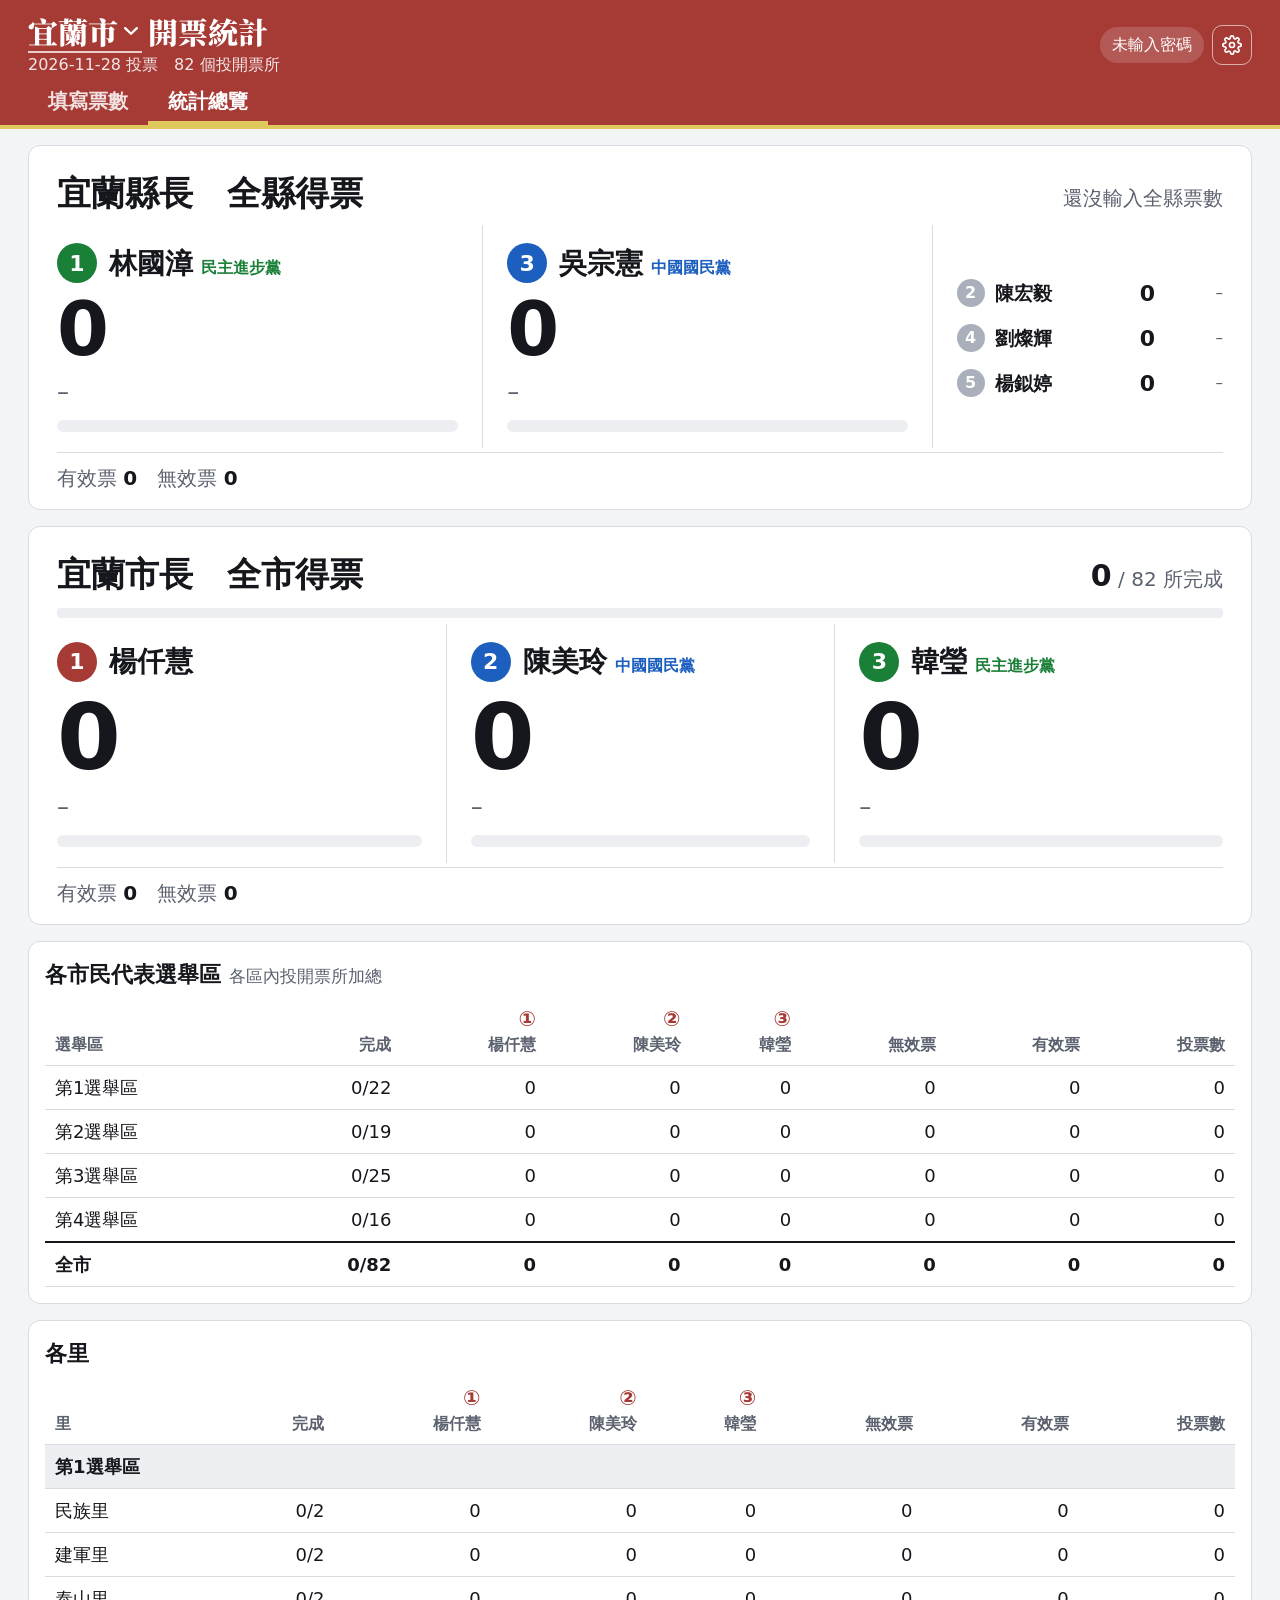
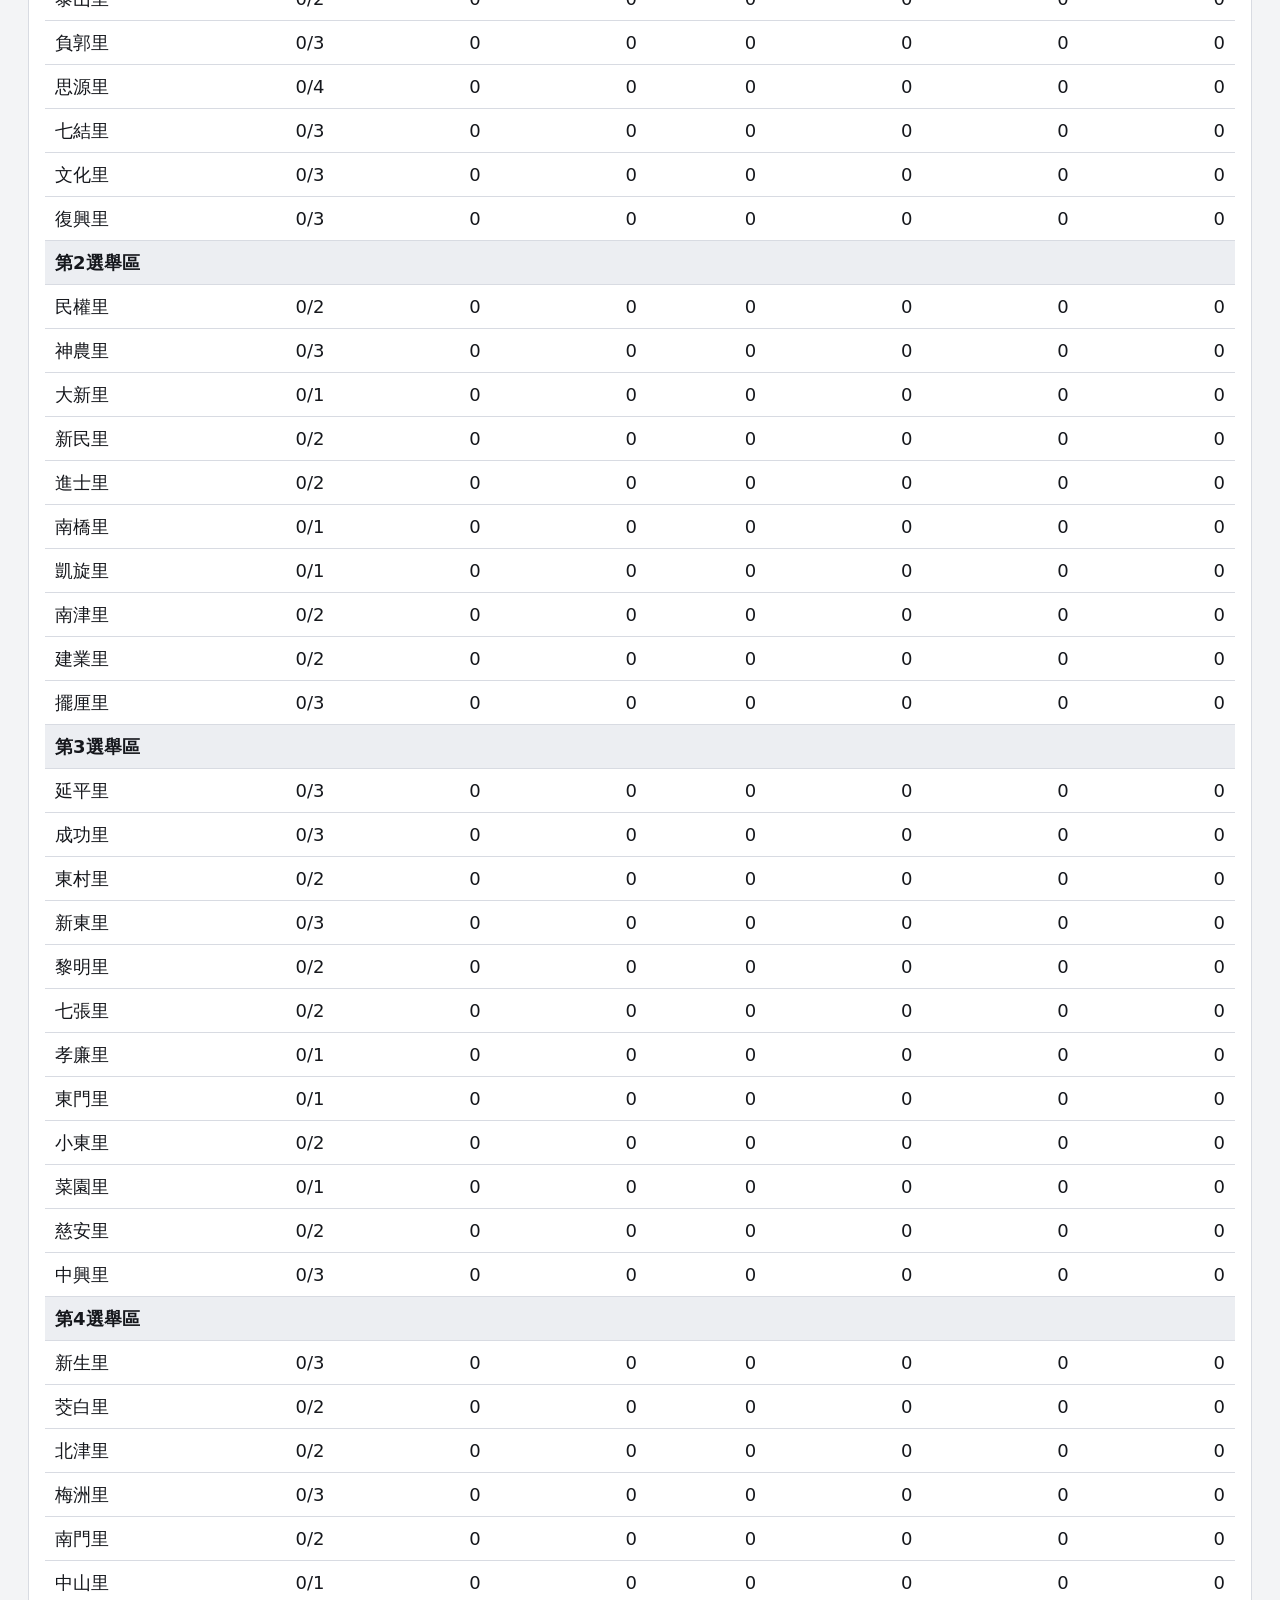
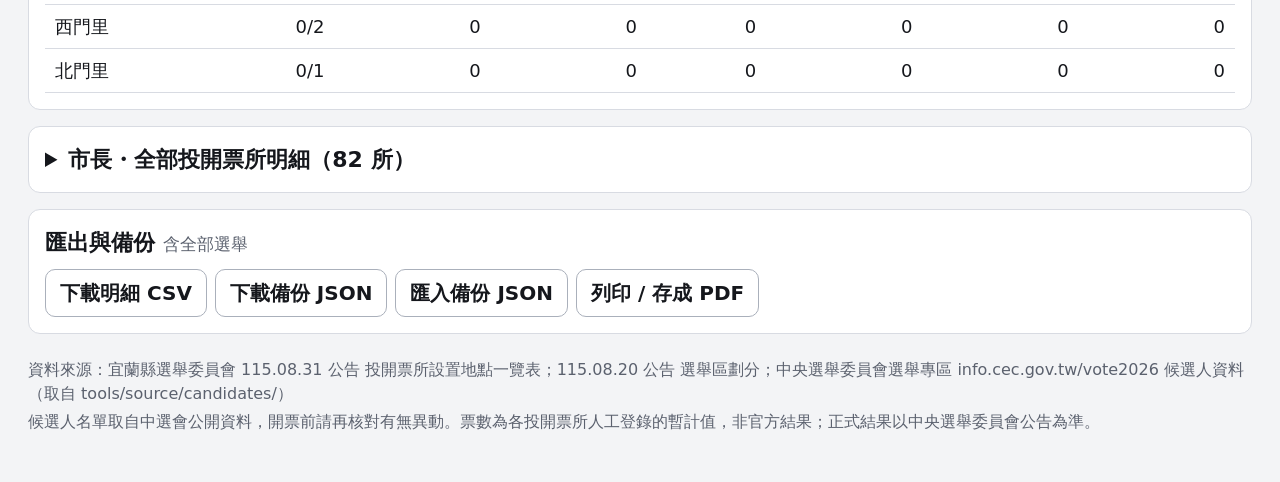
<file: index.html>
<!doctype html>
<html lang="zh-Hant">
<head>
  <meta charset="utf-8">
  <meta name="viewport" content="width=device-width, initial-scale=1, viewport-fit=cover">
  <meta name="theme-color" content="#a63a35">
  <title>宜蘭市開票統計</title>
  <meta name="description" content="宜蘭縣各鄉鎮市投開票所開票登錄與統計，依代表選舉區與村里分類。">
  <link rel="icon" href="data:image/svg+xml,%3Csvg xmlns='http://www.w3.org/2000/svg' viewBox='0 0 32 32'%3E%3Crect width='32' height='32' rx='7' fill='%23a63a35'/%3E%3Cpath d='M8 17l5 5 11-12' fill='none' stroke='white' stroke-width='3.2' stroke-linecap='round' stroke-linejoin='round'/%3E%3C/svg%3E">
  <link rel="preconnect" href="https://fonts.googleapis.com">
  <link rel="preconnect" href="https://fonts.gstatic.com" crossorigin>
  <!-- 只有標題用襯線粗體，所以只下載標題那幾個字，手機載入很快 -->
  <link href="https://fonts.googleapis.com/css2?family=Noto+Serif+TC:wght@900&text=%E5%AE%9C%E8%98%AD%E5%B8%82%E7%BE%85%E6%9D%B1%E9%8E%AE%E8%98%87%E6%BE%B3%E9%A0%AD%E5%9F%8E%E7%A4%81%E6%BA%AA%E9%84%89%E5%A3%AF%E5%9C%8D%E5%93%A1%E5%B1%B1%E5%86%AC%E4%BA%94%E7%B5%90%E4%B8%89%E6%98%9F%E5%A4%A7%E5%90%8C%E5%8D%97%E9%96%8B%E7%A5%A8%E7%B5%B1%E8%A8%88&display=swap" rel="stylesheet">
  <link rel="stylesheet" href="style.css?v=20261127103133">
</head>
<body>
  <header class="top">
    <div class="top-row">
      <div class="brand">
        <h1 id="title">宜蘭市開票統計</h1>
        <p id="subtitle" class="muted"></p>
      </div>
      <div class="top-actions">
        <button type="button" id="syncChip" class="chip" aria-live="polite">僅存本機</button>
        <button type="button" id="btnSettings" class="icon-btn" aria-label="設定">
          <svg width="20" height="20" viewBox="0 0 24 24" fill="none" stroke="currentColor" stroke-width="2" stroke-linecap="round" stroke-linejoin="round" aria-hidden="true"><circle cx="12" cy="12" r="3"/><path d="M19.4 15a1.7 1.7 0 0 0 .3 1.8l.1.1a2 2 0 1 1-2.8 2.8l-.1-.1a1.7 1.7 0 0 0-1.8-.3 1.7 1.7 0 0 0-1 1.5V21a2 2 0 1 1-4 0v-.1a1.7 1.7 0 0 0-1.1-1.5 1.7 1.7 0 0 0-1.8.3l-.1.1a2 2 0 1 1-2.8-2.8l.1-.1a1.7 1.7 0 0 0 .3-1.8 1.7 1.7 0 0 0-1.5-1H3a2 2 0 1 1 0-4h.1a1.7 1.7 0 0 0 1.5-1.1 1.7 1.7 0 0 0-.3-1.8l-.1-.1a2 2 0 1 1 2.8-2.8l.1.1a1.7 1.7 0 0 0 1.8.3H9a1.7 1.7 0 0 0 1-1.5V3a2 2 0 1 1 4 0v.1a1.7 1.7 0 0 0 1 1.5 1.7 1.7 0 0 0 1.8-.3l.1-.1a2 2 0 1 1 2.8 2.8l-.1.1a1.7 1.7 0 0 0-.3 1.8V9a1.7 1.7 0 0 0 1.5 1H21a2 2 0 1 1 0 4h-.1a1.7 1.7 0 0 0-1.5 1z"/></svg>
        </button>
      </div>
    </div>
    <nav class="tabs" role="tablist" aria-label="頁面">
      <button type="button" role="tab" id="t-entry" data-tab="entry" aria-controls="tab-entry">填寫票數</button>
      <button type="button" role="tab" id="t-overview" data-tab="overview" aria-controls="tab-overview">統計總覽</button>
    </nav>
  </header>

  <main>
    <div class="racebar" id="raceBar" role="group" aria-label="選舉項目"></div>

    <section id="tab-entry" role="tabpanel" tabindex="-1" aria-labelledby="t-entry">
      <div class="filters">
        <div class="mode" id="modeSeg" role="group" aria-label="填寫對象">
          <button type="button" data-mode="station" aria-pressed="true">各投開票所</button>
          <button type="button" data-mode="total" aria-pressed="false">合計</button>
        </div>
        <div class="seg" id="districtSeg" role="group" aria-label="市民代表選舉區"></div>
        <div class="filter-row">
          <label class="search">
            <span class="sr-only">搜尋投開票所</span>
            <input type="search" id="q" placeholder="搜尋編號或里" autocomplete="off">
          </label>
          <label class="select">
            <span class="sr-only">狀態</span>
            <select id="statusFilter">
              <option value="all">全部狀態</option>
              <option value="todo">未完成</option>
              <option value="pending">未開票</option>
              <option value="counting">開票中</option>
              <option value="done">已完成</option>
            </select>
          </label>
        </div>
      </div>
      <div id="countyQuick"></div>
      <div id="list"></div>
    </section>

    <section id="tab-overview" role="tabpanel" aria-labelledby="t-overview" hidden>
      <div id="overviewRoot"></div>
    </section>

    <footer class="foot muted">
      <p id="source"></p>
      <p>候選人名單取自中選會公開資料，開票前請再核對有無異動。票數為各投開票所人工登錄的暫計值，非官方結果；正式結果以中央選舉委員會公告為準。</p>
    </footer>
  </main>

  <dialog id="editor" aria-labelledby="edTitle"></dialog>
  <dialog id="settings" aria-labelledby="stTitle"></dialog>
  <dialog id="pw" aria-labelledby="pwTitle"></dialog>
  <dialog id="ask" aria-labelledby="askTitle"></dialog>
  <div id="toast" role="status" aria-live="polite"></div>
  <div id="oldBrowser" hidden>
    <p><b>這支手機的瀏覽器太舊，沒辦法使用。</b></p>
    <p>請改用 Chrome 或 Safari 的最新版開啟，或換一支手機。如果是從 LINE 點進來的，請按右上角選「用預設瀏覽器開啟」。</p>
  </div>

  <script src="config.js?v=20261127103133"></script>
  <!-- 一個鄉鎮市一個資料檔；要多開一個鄉鎮市就多加一行（見 tools/build_towns.py） -->
  <script src="data/towns/010.js?v=20261127103133"></script>
  <script src="data/towns/050.js?v=20261127103133"></script>
  <script src="app.js?v=20261127103133"></script>
  <script>
    // 程式沒有成功啟動（瀏覽器太舊看不懂）時，顯示上面那段提示。這段刻意用最舊的寫法。
    window.addEventListener('load', function () {
      setTimeout(function () {
        if (!window.__tallyReady) { var el = document.getElementById('oldBrowser'); el.hidden = false; el.style.display = 'block'; }
      }, 500);
    });
  </script>
</body>
</html>
</file>
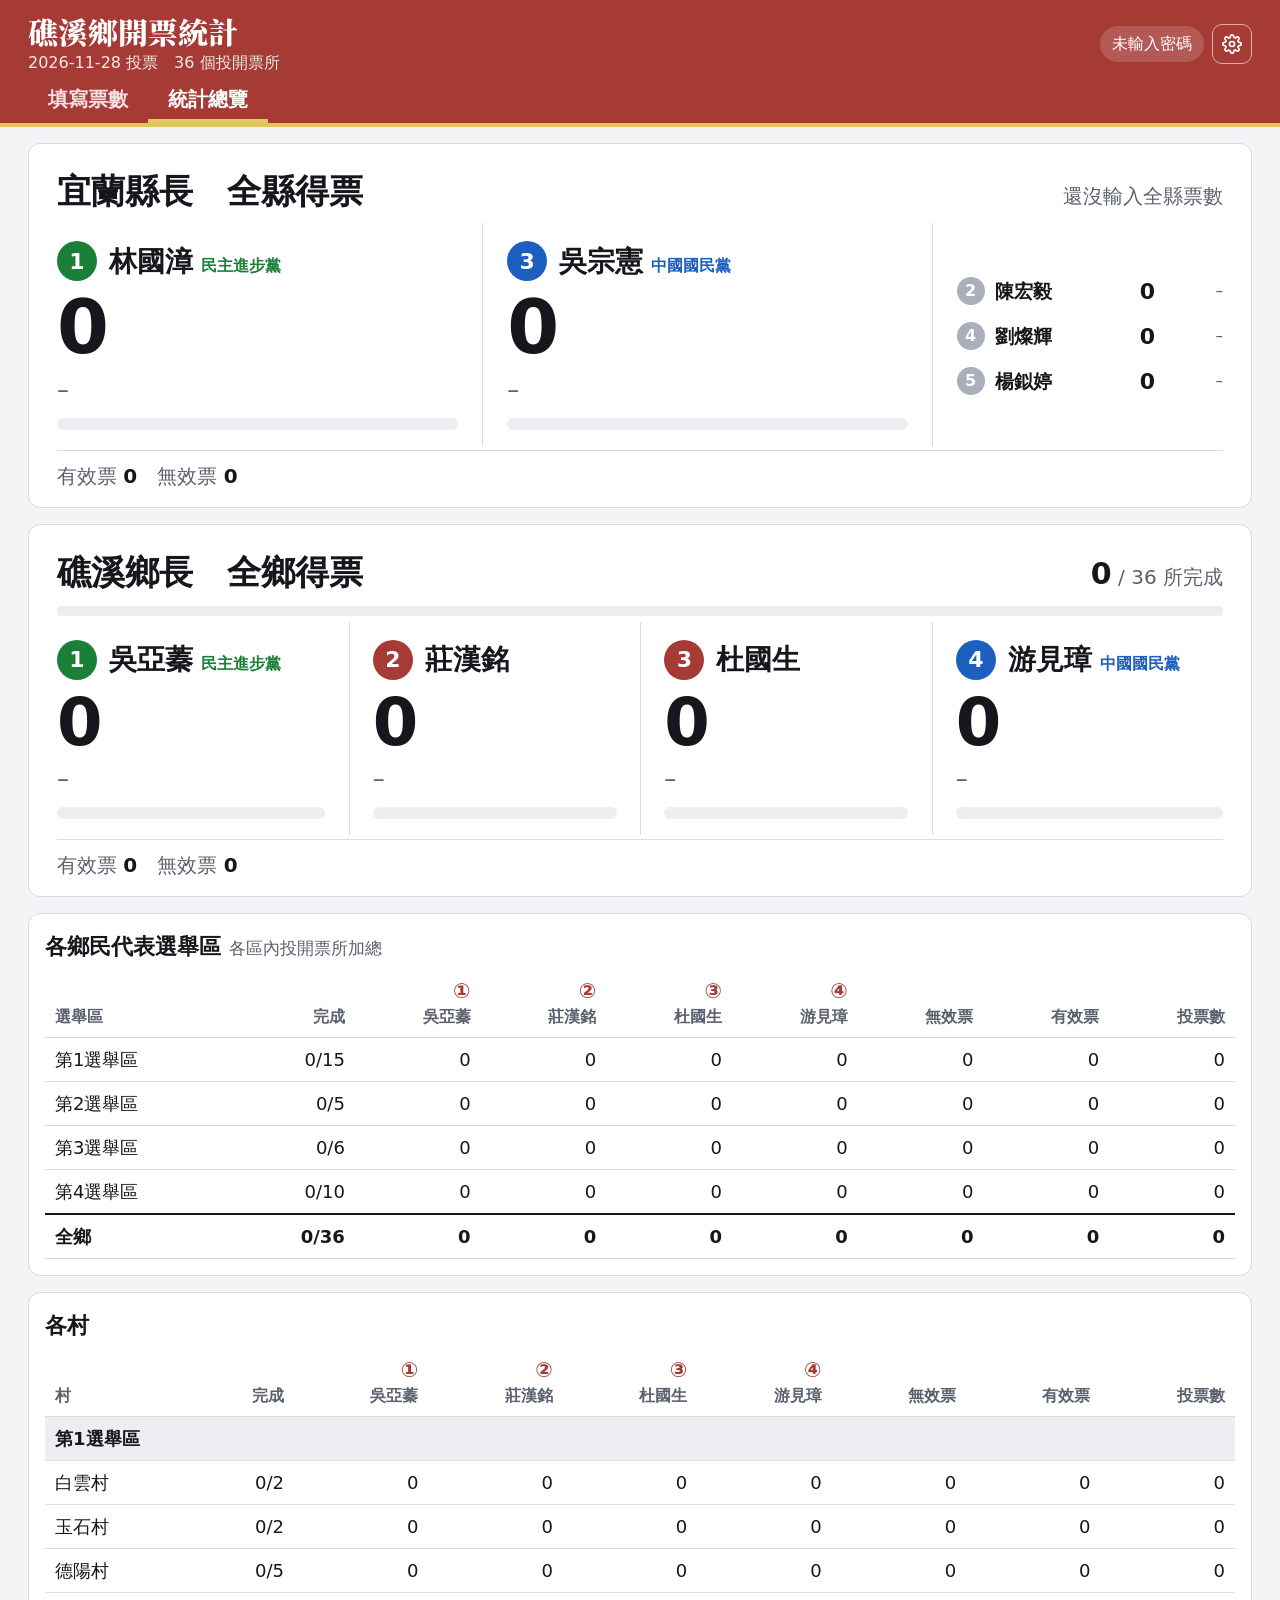
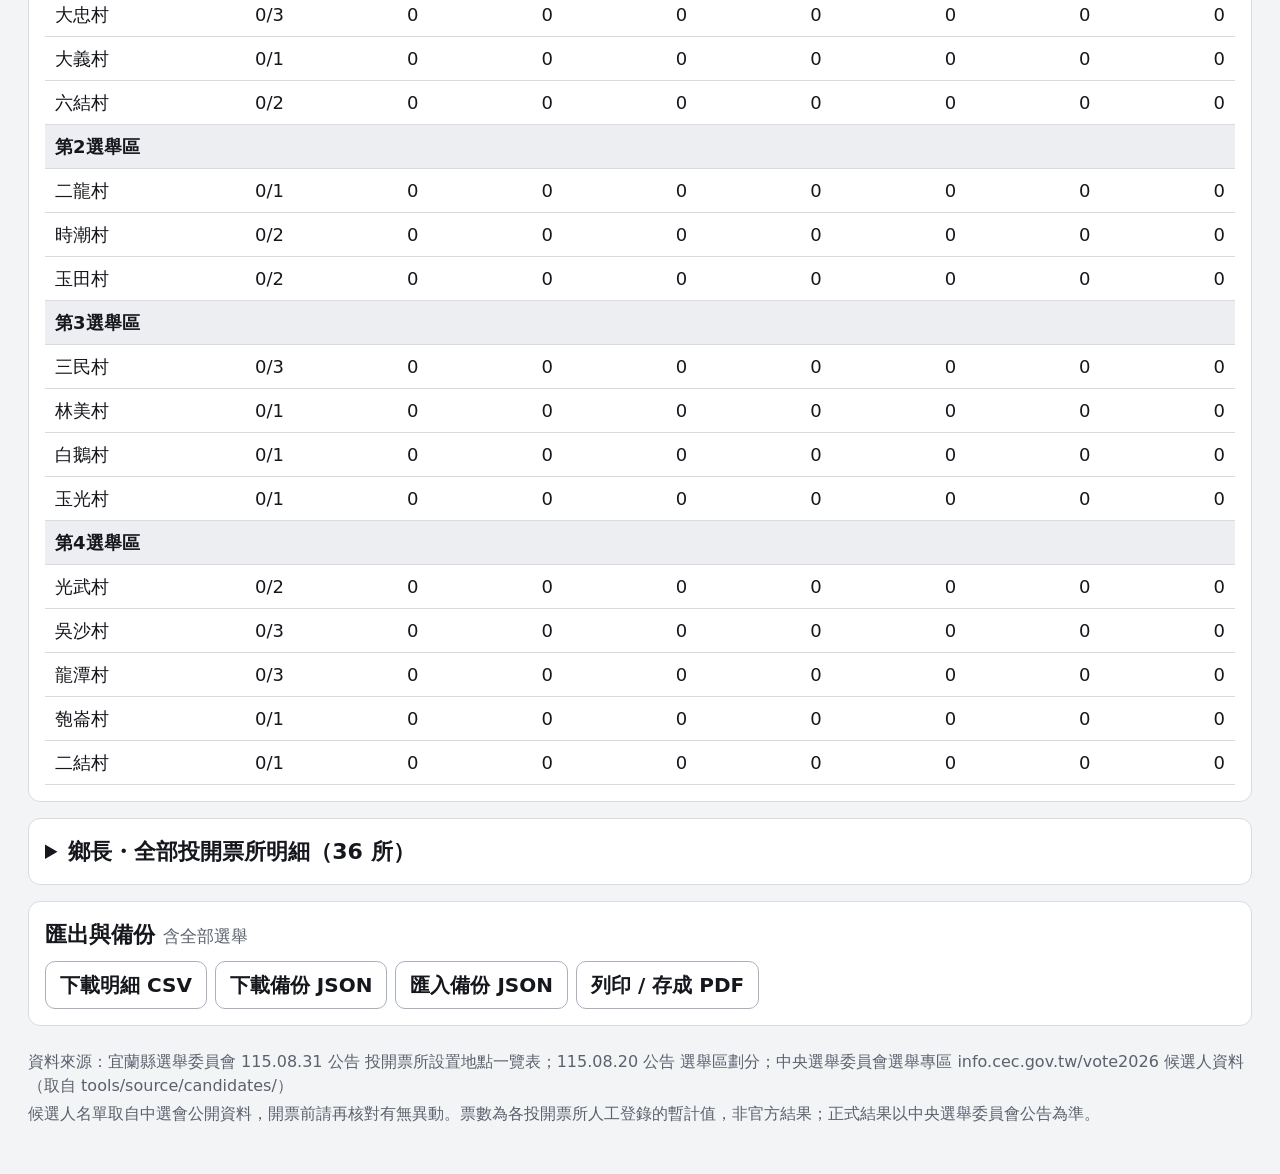
<file: jiaoxi/index.html>
<!doctype html>
<html lang="zh-Hant">
<head>
  <meta charset="utf-8">
  <meta name="viewport" content="width=device-width, initial-scale=1, viewport-fit=cover">
  <meta name="theme-color" content="#a63a35">
  <title>礁溪鄉開票統計</title>
  <meta name="description" content="礁溪鄉各投開票所開票回報與即時統計。">
  <meta property="og:title" content="礁溪鄉開票統計">
  <meta property="og:description" content="礁溪鄉各投開票所開票回報與即時統計。">
  <meta property="og:site_name" content="礁溪鄉開票統計">
  <meta property="og:type" content="website">
  <link rel="icon" href="data:image/svg+xml,%3Csvg xmlns='http://www.w3.org/2000/svg' viewBox='0 0 32 32'%3E%3Crect width='32' height='32' rx='7' fill='%23a63a35'/%3E%3Cpath d='M8 17l5 5 11-12' fill='none' stroke='white' stroke-width='3.2' stroke-linecap='round' stroke-linejoin='round'/%3E%3C/svg%3E">
  <link rel="preconnect" href="https://fonts.googleapis.com">
  <link rel="preconnect" href="https://fonts.gstatic.com" crossorigin>
  <!-- 只有標題用襯線粗體，所以只下載標題那幾個字，手機載入很快 -->
  <link href="https://fonts.googleapis.com/css2?family=Noto+Serif+TC:wght@900&text=%E5%AE%9C%E8%98%AD%E5%B8%82%E7%BE%85%E6%9D%B1%E9%8E%AE%E8%98%87%E6%BE%B3%E9%A0%AD%E5%9F%8E%E7%A4%81%E6%BA%AA%E9%84%89%E5%A3%AF%E5%9C%8D%E5%93%A1%E5%B1%B1%E5%86%AC%E4%BA%94%E7%B5%90%E4%B8%89%E6%98%9F%E5%A4%A7%E5%90%8C%E5%8D%97%E9%96%8B%E7%A5%A8%E7%B5%B1%E8%A8%88&display=swap" rel="stylesheet">
  <link rel="stylesheet" href="style.css?v=20261127103133">
</head>
<body>
  <header class="top">
    <div class="top-row">
      <div class="brand">
        <h1 id="title">宜蘭市開票統計</h1>
        <p id="subtitle" class="muted"></p>
      </div>
      <div class="top-actions">
        <button type="button" id="syncChip" class="chip" aria-live="polite">僅存本機</button>
        <button type="button" id="btnSettings" class="icon-btn" aria-label="設定">
          <svg width="20" height="20" viewBox="0 0 24 24" fill="none" stroke="currentColor" stroke-width="2" stroke-linecap="round" stroke-linejoin="round" aria-hidden="true"><circle cx="12" cy="12" r="3"/><path d="M19.4 15a1.7 1.7 0 0 0 .3 1.8l.1.1a2 2 0 1 1-2.8 2.8l-.1-.1a1.7 1.7 0 0 0-1.8-.3 1.7 1.7 0 0 0-1 1.5V21a2 2 0 1 1-4 0v-.1a1.7 1.7 0 0 0-1.1-1.5 1.7 1.7 0 0 0-1.8.3l-.1.1a2 2 0 1 1-2.8-2.8l.1-.1a1.7 1.7 0 0 0 .3-1.8 1.7 1.7 0 0 0-1.5-1H3a2 2 0 1 1 0-4h.1a1.7 1.7 0 0 0 1.5-1.1 1.7 1.7 0 0 0-.3-1.8l-.1-.1a2 2 0 1 1 2.8-2.8l.1.1a1.7 1.7 0 0 0 1.8.3H9a1.7 1.7 0 0 0 1-1.5V3a2 2 0 1 1 4 0v.1a1.7 1.7 0 0 0 1 1.5 1.7 1.7 0 0 0 1.8-.3l.1-.1a2 2 0 1 1 2.8 2.8l-.1.1a1.7 1.7 0 0 0-.3 1.8V9a1.7 1.7 0 0 0 1.5 1H21a2 2 0 1 1 0 4h-.1a1.7 1.7 0 0 0-1.5 1z"/></svg>
        </button>
      </div>
    </div>
    <nav class="tabs" role="tablist" aria-label="頁面">
      <button type="button" role="tab" id="t-entry" data-tab="entry" aria-controls="tab-entry">填寫票數</button>
      <button type="button" role="tab" id="t-overview" data-tab="overview" aria-controls="tab-overview">統計總覽</button>
    </nav>
  </header>

  <main>
    <div class="racebar" id="raceBar" role="group" aria-label="選舉項目"></div>

    <section id="tab-entry" role="tabpanel" tabindex="-1" aria-labelledby="t-entry">
      <div class="filters">
        <div class="mode" id="modeSeg" role="group" aria-label="填寫對象">
          <button type="button" data-mode="station" aria-pressed="true">各投開票所</button>
          <button type="button" data-mode="total" aria-pressed="false">合計</button>
        </div>
        <div class="seg" id="districtSeg" role="group" aria-label="市民代表選舉區"></div>
        <div class="filter-row">
          <label class="search">
            <span class="sr-only">搜尋投開票所</span>
            <input type="search" id="q" placeholder="搜尋編號或里" autocomplete="off">
          </label>
          <label class="select">
            <span class="sr-only">狀態</span>
            <select id="statusFilter">
              <option value="all">全部狀態</option>
              <option value="todo">未完成</option>
              <option value="pending">未開票</option>
              <option value="counting">開票中</option>
              <option value="done">已完成</option>
            </select>
          </label>
        </div>
      </div>
      <div id="countyQuick"></div>
      <div id="list"></div>
    </section>

    <section id="tab-overview" role="tabpanel" aria-labelledby="t-overview" hidden>
      <div id="overviewRoot"></div>
    </section>

    <footer class="foot muted">
      <p id="source"></p>
      <p>候選人名單取自中選會公開資料，開票前請再核對有無異動。票數為各投開票所人工登錄的暫計值，非官方結果；正式結果以中央選舉委員會公告為準。</p>
    </footer>
  </main>

  <dialog id="editor" aria-labelledby="edTitle"></dialog>
  <dialog id="settings" aria-labelledby="stTitle"></dialog>
  <dialog id="pw" aria-labelledby="pwTitle"></dialog>
  <dialog id="ask" aria-labelledby="askTitle"></dialog>
  <div id="toast" role="status" aria-live="polite"></div>
  <div id="oldBrowser" hidden>
    <p><b>這支手機的瀏覽器太舊，沒辦法使用。</b></p>
    <p>請改用 Chrome 或 Safari 的最新版開啟，或換一支手機。如果是從 LINE 點進來的，請按右上角選「用預設瀏覽器開啟」。</p>
  </div>

  <script src="config.js?v=20261127103133"></script>
  <!-- 一個鄉鎮市一個資料檔；要多開一個鄉鎮市就多加一行（見 tools/build_towns.py） -->
  <script src="data/towns/050.js?v=20261127103133"></script>
  <script src="app.js?v=20261127103133"></script>
  <script>
    // 程式沒有成功啟動（瀏覽器太舊看不懂）時，顯示上面那段提示。這段刻意用最舊的寫法。
    window.addEventListener('load', function () {
      setTimeout(function () {
        if (!window.__tallyReady) { var el = document.getElementById('oldBrowser'); el.hidden = false; el.style.display = 'block'; }
      }, 500);
    });
  </script>
</body>
</html>
</file>
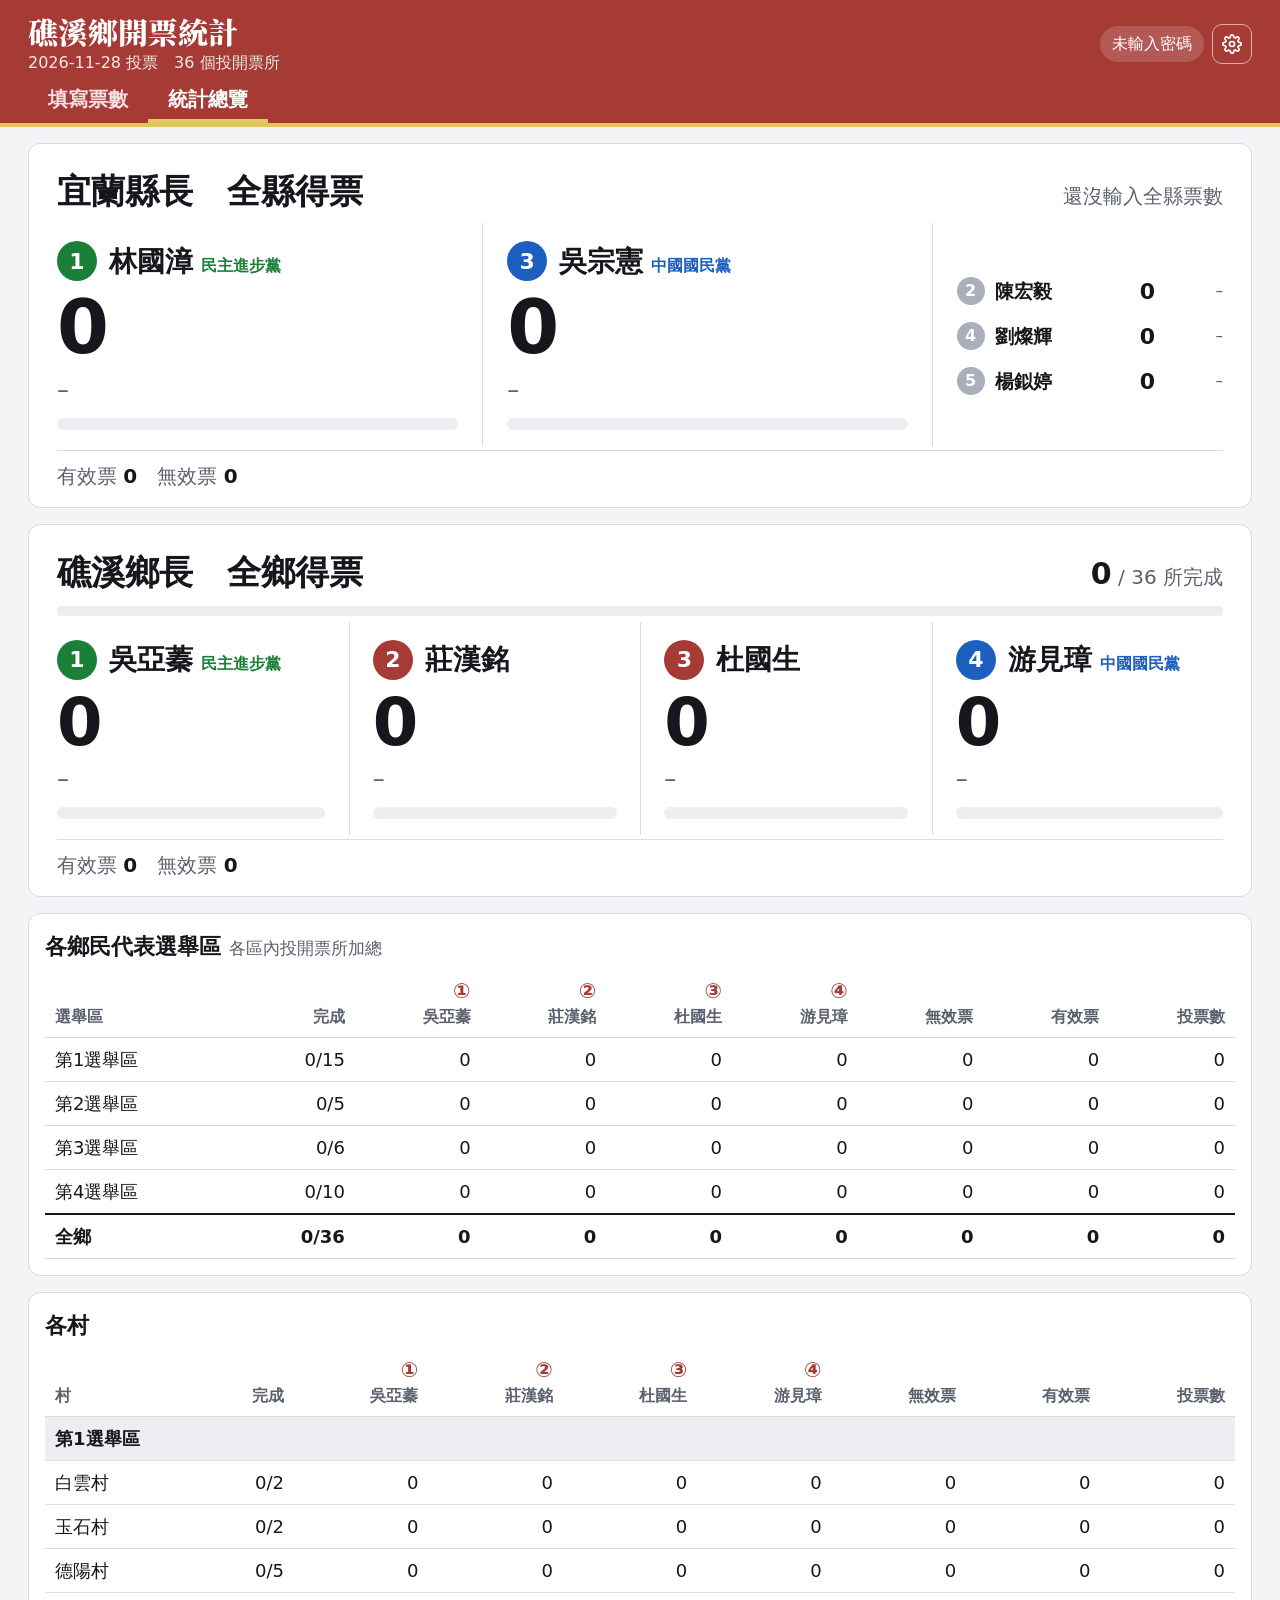
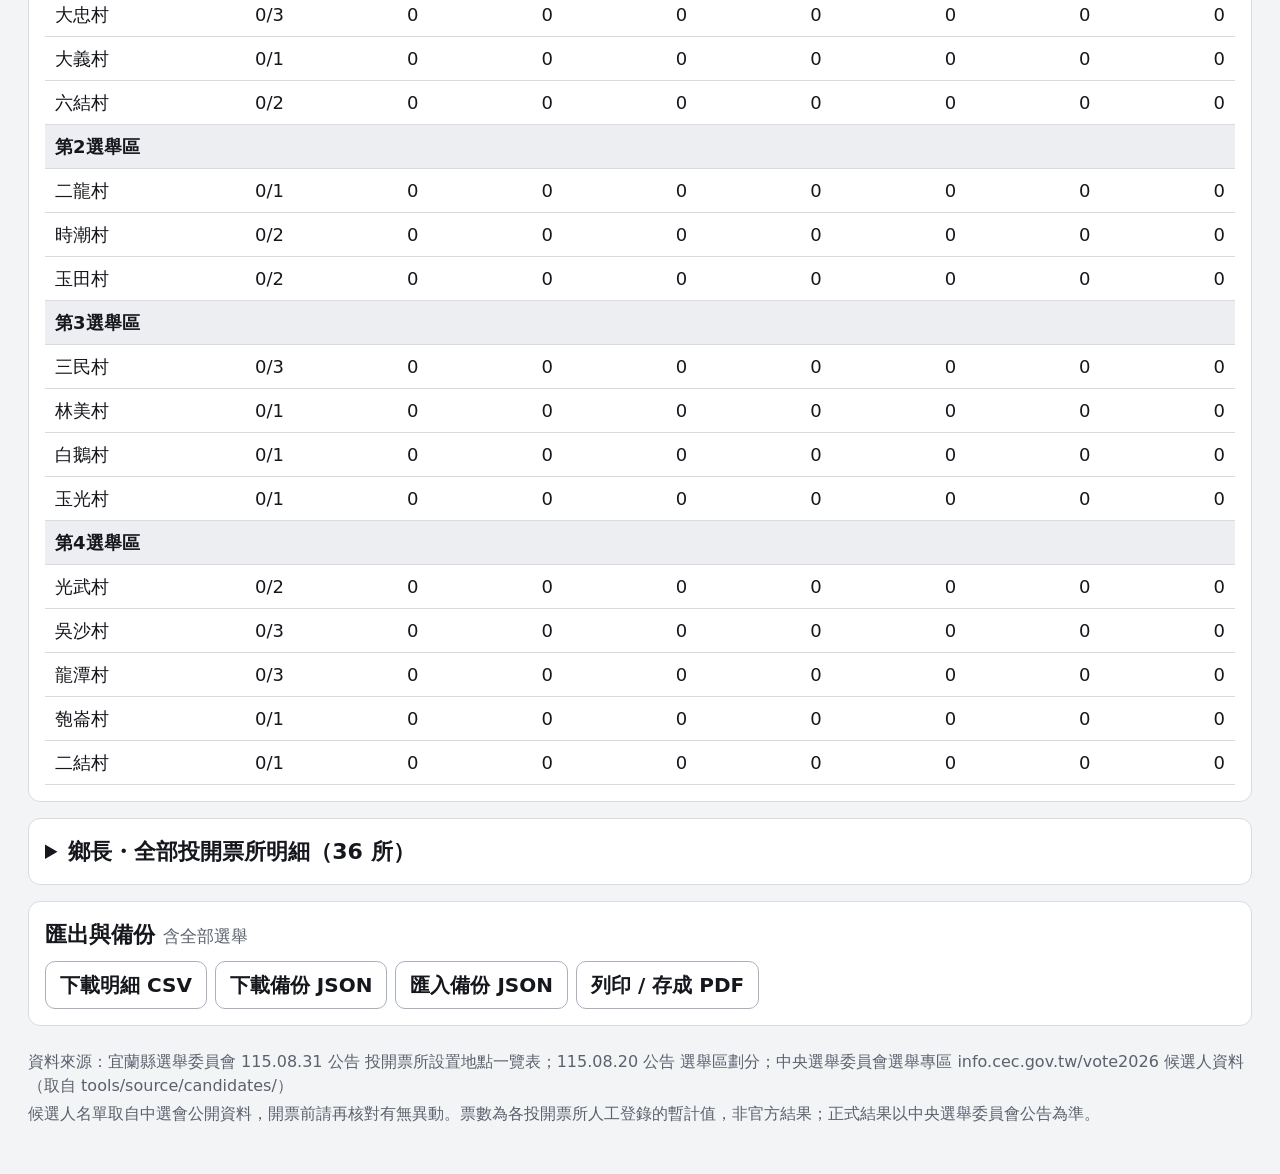
<file: preview/index.html>
<!DOCTYPE html>
<html lang="zh-Hant">
<head>
  <meta charset="utf-8">
  <meta name="viewport" content="width=device-width, initial-scale=1">
  <title>礁溪鄉開票統計</title>
  <meta name="robots" content="noindex">
  <!-- 預覽版已搬到礁溪鄉自己的網址；舊連結（含 #k= 專屬連結）自動轉過去 -->
  <script>location.replace("../jiaoxi/" + location.hash);</script>
  <meta http-equiv="refresh" content="1; url=../jiaoxi/">
</head>
<body style="font-family:sans-serif;font-size:20px;padding:24px">
  <p>礁溪鄉開票統計已經搬到新網址。</p>
  <p><a href="../jiaoxi/">沒有自動跳轉的話，請點這裡</a></p>
</body>
</html>
</file>
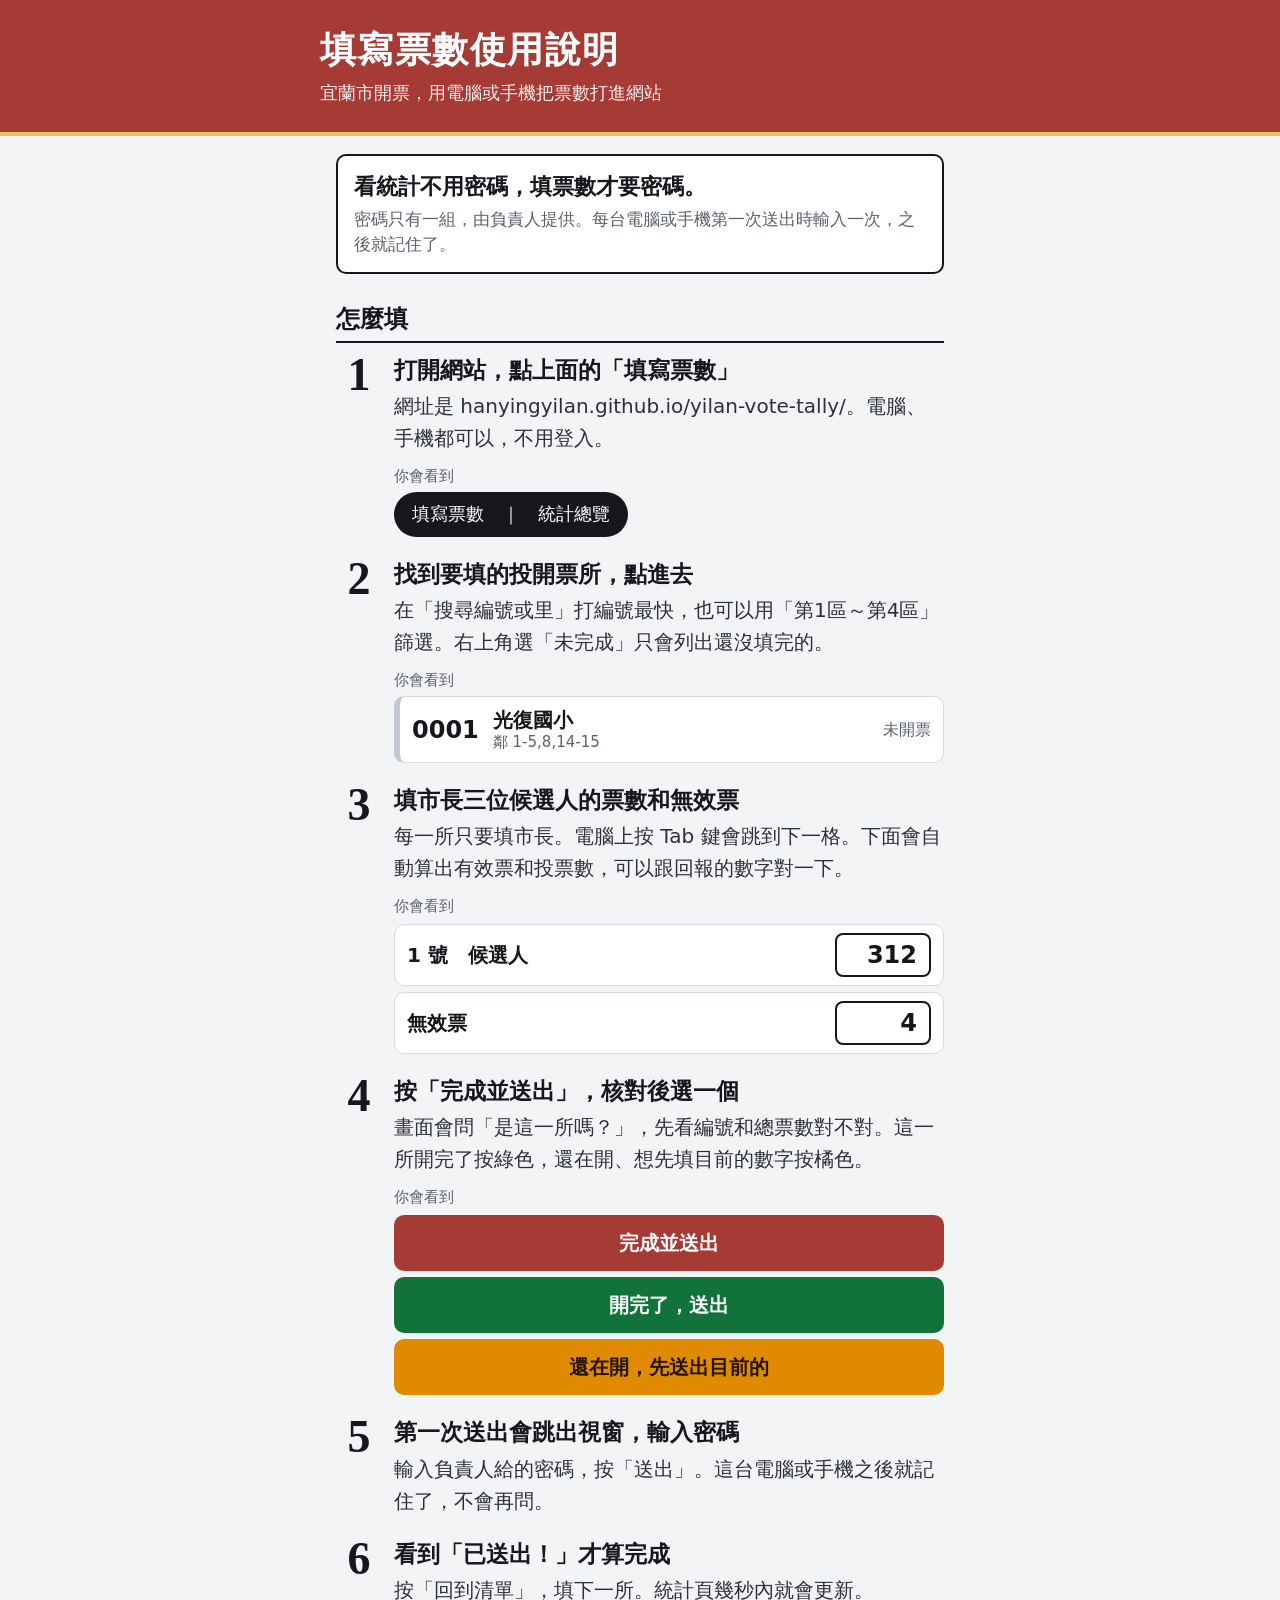
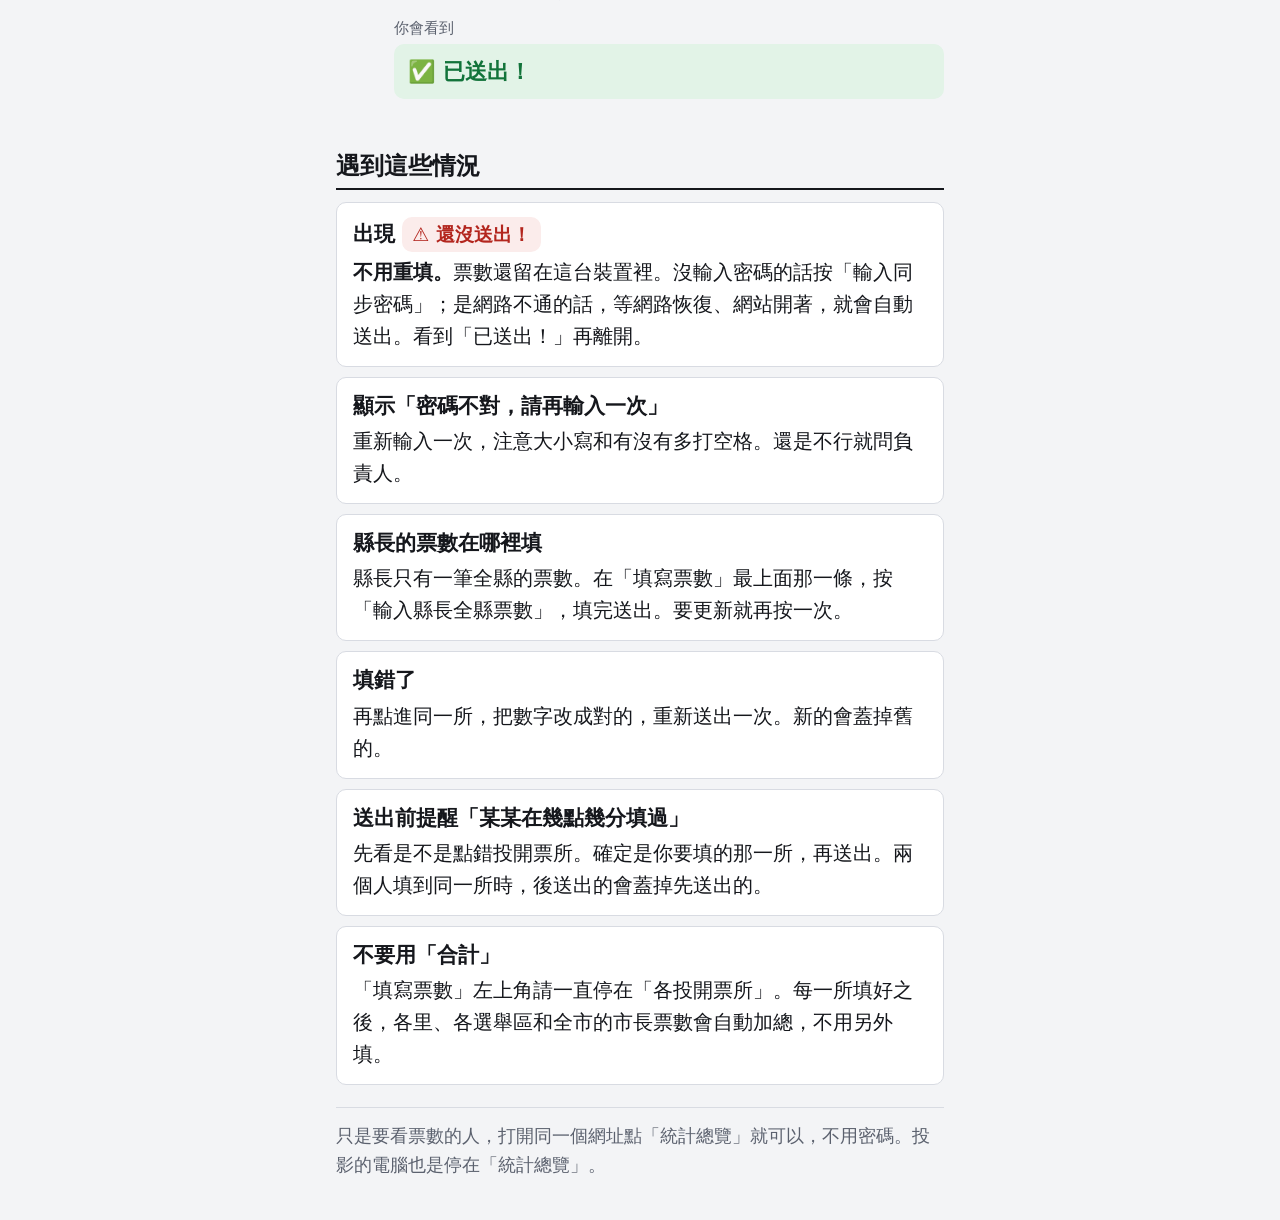
<file: help.html>
<!doctype html>
<html lang="zh-Hant">
<head>
<meta charset="utf-8">
<meta name="viewport" content="width=device-width, initial-scale=1">
<meta name="robots" content="noindex">
<title>填寫票數使用說明｜宜蘭市開票統計</title>
<style>
  :root {
    --bg: #f3f4f6; --surface: #ffffff; --soft: #eceef2; --ink: #15171c; --muted: #5b616e;
    --line: #d8dbe2; --accent: #a63a35; --accent-soft: #fbeceb; --gold: #e0c85c;
    --done: #12733a; --done-soft: #e2f3e7; --counting: #e08a00; --danger: #b3261e;
    --font: -apple-system, BlinkMacSystemFont, "PingFang TC", "Noto Sans TC", "Microsoft JhengHei", system-ui, sans-serif;
    --serif: "Noto Serif TC", "Songti TC", "PMingLiU", serif;
    color-scheme: light;
  }
  *, *::before, *::after { box-sizing: border-box; }
  html { -webkit-text-size-adjust: 100%; }
  body { margin: 0; background: var(--bg); color: var(--ink); font: 20px/1.6 var(--font); }
  h1, h2, h3, p, ol, ul { margin: 0; padding: 0; }
  b { font-weight: 700; }

  .top { background: var(--accent); color: #fff; border-bottom: 4px solid var(--gold); padding: 20px 16px 18px; }
  .top h1 { font: 700 30px/1.25 var(--serif); letter-spacing: .04em; }
  .top p { margin-top: 6px; font-size: 18px; opacity: .92; }
  .wrap { max-width: 640px; margin: 0 auto; }
  main.wrap { padding: 18px 16px 40px; }

  .rule { background: var(--surface); border: 2px solid var(--ink); border-radius: 10px; padding: 14px 16px; font-size: 22px; line-height: 1.5; }
  .rule small { display: block; margin-top: 4px; font-size: 17px; color: var(--muted); }

  h2 { font: 700 24px/1.3 var(--serif); margin: 30px 0 12px; padding-bottom: 6px; border-bottom: 2px solid var(--ink); }

  .steps { list-style: none; counter-reset: step; }
  .steps > li { counter-increment: step; position: relative; padding: 0 0 22px 58px; }
  .steps > li::before { content: counter(step); position: absolute; left: 0; top: -8px; width: 46px; text-align: center; font: 700 46px/1.2 var(--serif); color: var(--ink); }
  .steps h3 { font-size: 23px; line-height: 1.35; }
  .steps p { margin-top: 4px; color: #2c3039; }

  /* 畫面上會看到的樣子（照網站的顏色做的小樣本） */
  .see { margin-top: 10px; }
  .see-label { font-size: 15px; color: var(--muted); margin-bottom: 4px; }
  .toast { display: inline-block; background: var(--ink); color: #fff; border-radius: 999px; padding: 8px 18px; font-size: 18px; }
  .station { display: flex; align-items: center; background: var(--surface); border: 1px solid var(--line); border-left: 6px solid #c3c8d1; border-radius: 10px; padding: 10px 12px; }
  .station .no { font: 700 24px/1 var(--font); margin-right: 14px; }
  .station .nm { flex: 1; font-weight: 700; line-height: 1.3; }
  .station .nm small { display: block; font-weight: 400; font-size: 15px; color: var(--muted); }
  .station .st { font-size: 16px; color: var(--muted); }
  .field { display: flex; align-items: center; justify-content: space-between; background: var(--surface); border: 1px solid var(--line); border-radius: 10px; padding: 8px 12px; margin-top: 6px; }
  .field span { font-weight: 700; }
  .field i { font-style: normal; font: 700 24px/1 var(--font); border: 2px solid var(--ink); border-radius: 8px; min-width: 96px; padding: 8px 12px; text-align: right; }
  .btn { display: block; border-radius: 10px; padding: 12px 14px; text-align: center; font-weight: 700; font-size: 20px; color: #fff; margin-top: 6px; }
  .btn.send { background: var(--accent); }
  .btn.done { background: var(--done); }
  .btn.counting { background: var(--counting); color: #231400; }
  .banner { border-radius: 10px; padding: 10px 14px; font-weight: 700; }
  .banner.ok { background: var(--done-soft); color: var(--done); font-size: 22px; }
  .banner.warn { background: var(--accent-soft); color: var(--danger); }

  .cases { list-style: none; }
  .cases > li { background: var(--surface); border: 1px solid var(--line); border-radius: 10px; padding: 14px 16px; margin-bottom: 10px; }
  .cases h3 { font-size: 21px; line-height: 1.4; }
  .cases p { margin-top: 4px; }
  .cases .banner { display: inline-block; padding: 4px 10px; font-size: 19px; }
  .digits { font: 700 22px/1 ui-monospace, Menlo, Consolas, monospace; background: var(--soft); border-radius: 6px; padding: 2px 8px; letter-spacing: .08em; white-space: nowrap; }
  .link { display: block; margin-top: 8px; font: 16px/1.5 ui-monospace, Menlo, Consolas, monospace; color: var(--muted); word-break: break-all; }
  .link mark { background: #fff3a8; color: var(--ink); font-weight: 700; padding: 1px 3px; border-radius: 4px; }

  .foot { margin-top: 22px; font-size: 18px; color: var(--muted); border-top: 1px solid var(--line); padding-top: 14px; }

  @media (min-width: 700px) {
    .top { padding: 28px 16px 24px; }
    .top h1 { font-size: 36px; }
  }
  @media print {
    @page { size: A4; margin: 11mm 12mm; }
    body { background: #fff; font-size: 11.5pt; line-height: 1.45; }
    .top { background: none; color: #000; border-bottom: 2pt solid #000; padding: 0 0 6pt; }
    .top h1 { font-size: 20pt; }
    .top p { font-size: 11pt; opacity: 1; margin-top: 2pt; }
    .wrap { max-width: none; }
    main.wrap { padding: 8pt 0 0; }
    .rule { font-size: 13pt; padding: 6pt 10pt; }
    .rule small { font-size: 10pt; }
    h2 { font-size: 14pt; margin: 10pt 0 6pt; padding-bottom: 2pt; }
    .steps > li { padding: 0 0 7pt 34pt; break-inside: avoid; }
    .steps > li::before { font-size: 24pt; width: 26pt; top: -5pt; }
    .steps h3 { font-size: 12.5pt; }
    .see { margin-top: 3pt; }
    .see-label { display: none; }
    .toast, .btn, .banner, .field, .station { font-size: 10.5pt; padding: 3pt 8pt; -webkit-print-color-adjust: exact; print-color-adjust: exact; }
    .btn { display: inline-block; margin: 2pt 4pt 0 0; }
    .field i, .station .no { font-size: 12pt; padding: 2pt 6pt; min-width: 50pt; }
    .banner.ok { font-size: 11pt; }
    .cases { column-count: 2; column-gap: 10pt; }
    .cases > li { break-inside: avoid; padding: 5pt 8pt; margin-bottom: 5pt; }
    .cases h3 { font-size: 11.5pt; }
    .cases .banner { font-size: 10.5pt; }
    .digits { font-size: 11pt; }
    .link { font-size: 8.5pt; margin-top: 2pt; }
    .foot { font-size: 10pt; margin-top: 6pt; padding-top: 5pt; }
  }
</style>
</head>
<body>
<header class="top">
  <div class="wrap">
    <h1>填寫票數使用說明</h1>
    <p>宜蘭市開票，用電腦或手機把票數打進網站</p>
  </div>
</header>

<main class="wrap">
  <p class="rule"><b>看統計不用密碼，填票數才要密碼。</b>
    <small>密碼只有一組，由負責人提供。每台電腦或手機第一次送出時輸入一次，之後就記住了。</small></p>

  <h2>怎麼填</h2>
  <ol class="steps">
    <li>
      <h3>打開網站，點上面的「填寫票數」</h3>
      <p>網址是 hanyingyilan.github.io/yilan-vote-tally/。電腦、手機都可以，不用登入。</p>
      <div class="see"><div class="see-label">你會看到</div><span class="toast">填寫票數　｜　統計總覽</span></div>
    </li>
    <li>
      <h3>找到要填的投開票所，點進去</h3>
      <p>在「搜尋編號或里」打編號最快，也可以用「第1區～第4區」篩選。右上角選「未完成」只會列出還沒填完的。</p>
      <div class="see"><div class="see-label">你會看到</div>
        <div class="station"><span class="no">0001</span><span class="nm">光復國小<small>鄰 1-5,8,14-15</small></span><span class="st">未開票</span></div>
      </div>
    </li>
    <li>
      <h3>填市長三位候選人的票數和無效票</h3>
      <p>每一所只要填市長。電腦上按 Tab 鍵會跳到下一格。下面會自動算出有效票和投票數，可以跟回報的數字對一下。</p>
      <div class="see"><div class="see-label">你會看到</div>
        <div class="field"><span>1 號　候選人</span><i>312</i></div>
        <div class="field"><span>無效票</span><i>4</i></div>
      </div>
    </li>
    <li>
      <h3>按「完成並送出」，核對後選一個</h3>
      <p>畫面會問「是這一所嗎？」，先看編號和總票數對不對。這一所開完了按綠色，還在開、想先填目前的數字按橘色。</p>
      <div class="see"><div class="see-label">你會看到</div>
        <span class="btn send">完成並送出</span>
        <span class="btn done">開完了，送出</span>
        <span class="btn counting">還在開，先送出目前的</span>
      </div>
    </li>
    <li>
      <h3>第一次送出會跳出視窗，輸入密碼</h3>
      <p>輸入負責人給的密碼，按「送出」。這台電腦或手機之後就記住了，不會再問。</p>
    </li>
    <li>
      <h3>看到「已送出！」才算完成</h3>
      <p>按「回到清單」，填下一所。統計頁幾秒內就會更新。</p>
      <div class="see"><div class="see-label">你會看到</div><div class="banner ok">✅ 已送出！</div></div>
    </li>
  </ol>

  <h2>遇到這些情況</h2>
  <ul class="cases">
    <li>
      <h3>出現 <span class="banner warn">⚠ 還沒送出！</span></h3>
      <p><b>不用重填。</b>票數還留在這台裝置裡。沒輸入密碼的話按「輸入同步密碼」；是網路不通的話，等網路恢復、網站開著，就會自動送出。看到「已送出！」再離開。</p>
    </li>
    <li>
      <h3>顯示「密碼不對，請再輸入一次」</h3>
      <p>重新輸入一次，注意大小寫和有沒有多打空格。還是不行就問負責人。</p>
    </li>
    <li>
      <h3>縣長的票數在哪裡填</h3>
      <p>縣長只有一筆全縣的票數。在「填寫票數」最上面那一條，按「輸入縣長全縣票數」，填完送出。要更新就再按一次。</p>
    </li>
    <li>
      <h3>填錯了</h3>
      <p>再點進同一所，把數字改成對的，重新送出一次。新的會蓋掉舊的。</p>
    </li>
    <li>
      <h3>送出前提醒「某某在幾點幾分填過」</h3>
      <p>先看是不是點錯投開票所。確定是你要填的那一所，再送出。兩個人填到同一所時，後送出的會蓋掉先送出的。</p>
    </li>
    <li>
      <h3>不要用「合計」</h3>
      <p>「填寫票數」左上角請一直停在「各投開票所」。每一所填好之後，各里、各選舉區和全市的市長票數會自動加總，不用另外填。</p>
    </li>
  </ul>

  <p class="foot">只是要看票數的人，打開同一個網址點「統計總覽」就可以，不用密碼。投影的電腦也是停在「統計總覽」。</p>
</main>
</body>
</html>
</file>
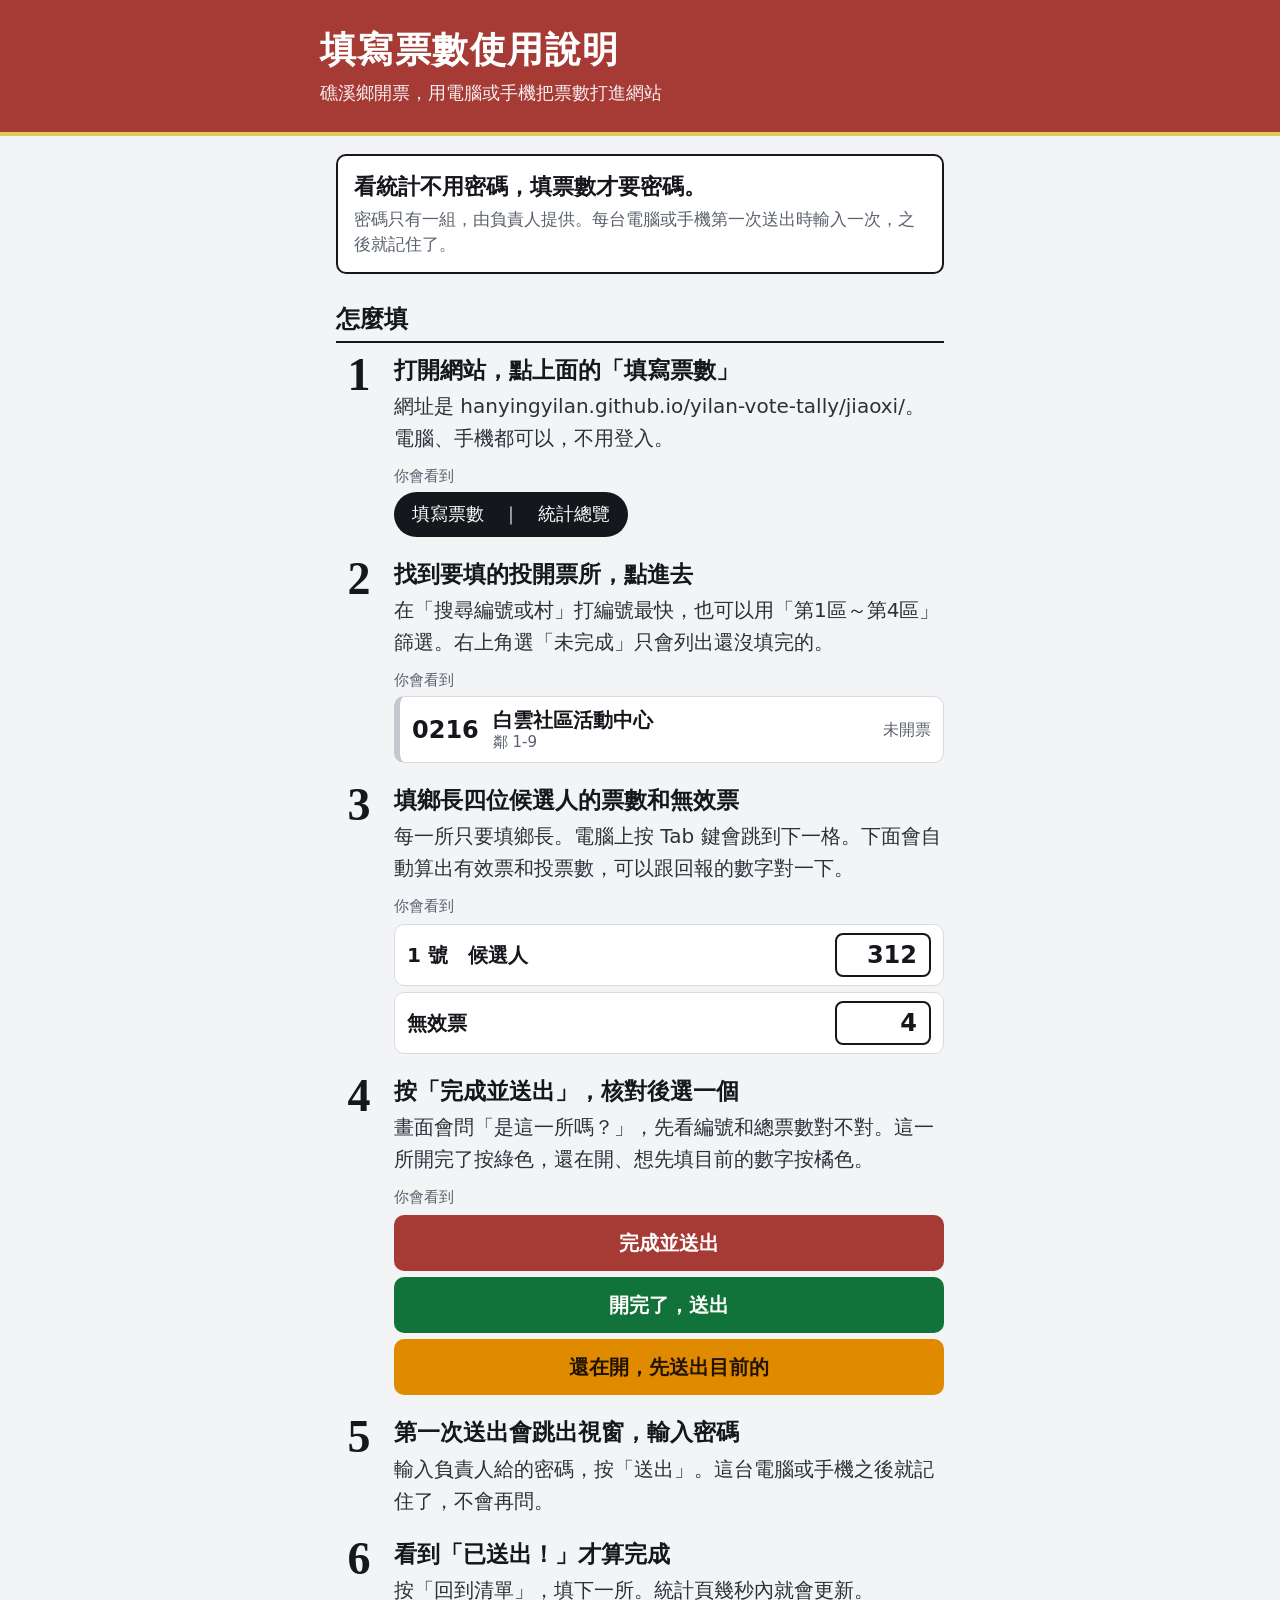
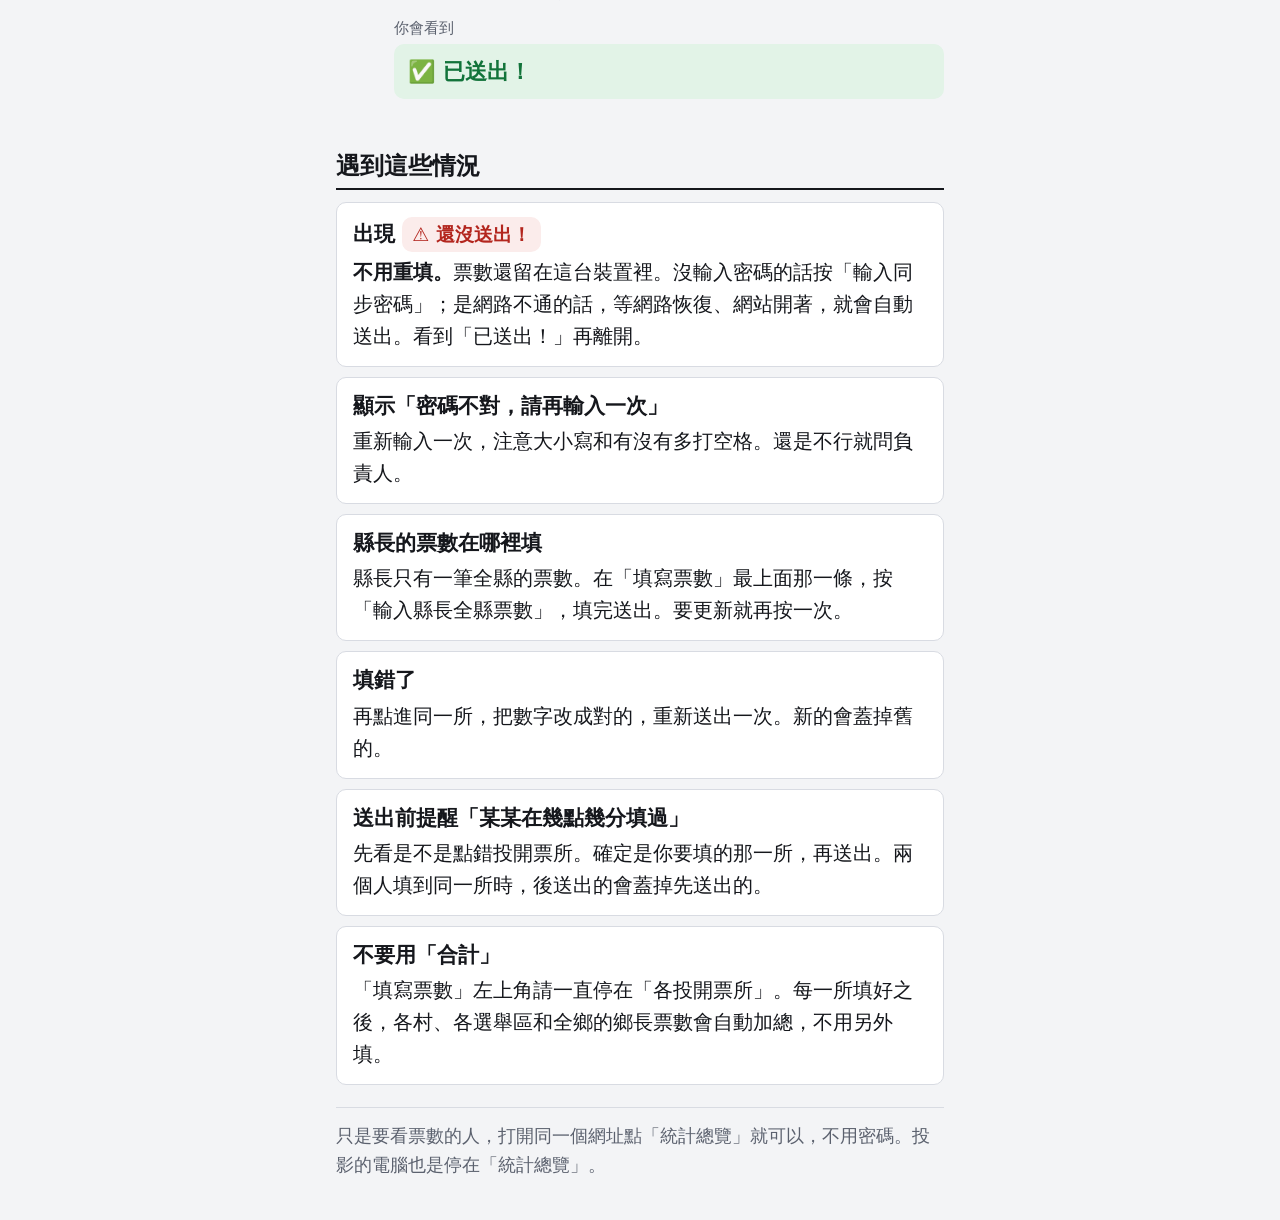
<file: jiaoxi/help.html>
<!doctype html>
<html lang="zh-Hant">
<head>
<meta charset="utf-8">
<meta name="viewport" content="width=device-width, initial-scale=1">
<meta name="robots" content="noindex">
<title>填寫票數使用說明｜礁溪鄉開票統計</title>
<style>
  :root {
    --bg: #f3f4f6; --surface: #ffffff; --soft: #eceef2; --ink: #15171c; --muted: #5b616e;
    --line: #d8dbe2; --accent: #a63a35; --accent-soft: #fbeceb; --gold: #e0c85c;
    --done: #12733a; --done-soft: #e2f3e7; --counting: #e08a00; --danger: #b3261e;
    --font: -apple-system, BlinkMacSystemFont, "PingFang TC", "Noto Sans TC", "Microsoft JhengHei", system-ui, sans-serif;
    --serif: "Noto Serif TC", "Songti TC", "PMingLiU", serif;
    color-scheme: light;
  }
  *, *::before, *::after { box-sizing: border-box; }
  html { -webkit-text-size-adjust: 100%; }
  body { margin: 0; background: var(--bg); color: var(--ink); font: 20px/1.6 var(--font); }
  h1, h2, h3, p, ol, ul { margin: 0; padding: 0; }
  b { font-weight: 700; }

  .top { background: var(--accent); color: #fff; border-bottom: 4px solid var(--gold); padding: 20px 16px 18px; }
  .top h1 { font: 700 30px/1.25 var(--serif); letter-spacing: .04em; }
  .top p { margin-top: 6px; font-size: 18px; opacity: .92; }
  .wrap { max-width: 640px; margin: 0 auto; }
  main.wrap { padding: 18px 16px 40px; }

  .rule { background: var(--surface); border: 2px solid var(--ink); border-radius: 10px; padding: 14px 16px; font-size: 22px; line-height: 1.5; }
  .rule small { display: block; margin-top: 4px; font-size: 17px; color: var(--muted); }

  h2 { font: 700 24px/1.3 var(--serif); margin: 30px 0 12px; padding-bottom: 6px; border-bottom: 2px solid var(--ink); }

  .steps { list-style: none; counter-reset: step; }
  .steps > li { counter-increment: step; position: relative; padding: 0 0 22px 58px; }
  .steps > li::before { content: counter(step); position: absolute; left: 0; top: -8px; width: 46px; text-align: center; font: 700 46px/1.2 var(--serif); color: var(--ink); }
  .steps h3 { font-size: 23px; line-height: 1.35; }
  .steps p { margin-top: 4px; color: #2c3039; }

  /* 畫面上會看到的樣子（照網站的顏色做的小樣本） */
  .see { margin-top: 10px; }
  .see-label { font-size: 15px; color: var(--muted); margin-bottom: 4px; }
  .toast { display: inline-block; background: var(--ink); color: #fff; border-radius: 999px; padding: 8px 18px; font-size: 18px; }
  .station { display: flex; align-items: center; background: var(--surface); border: 1px solid var(--line); border-left: 6px solid #c3c8d1; border-radius: 10px; padding: 10px 12px; }
  .station .no { font: 700 24px/1 var(--font); margin-right: 14px; }
  .station .nm { flex: 1; font-weight: 700; line-height: 1.3; }
  .station .nm small { display: block; font-weight: 400; font-size: 15px; color: var(--muted); }
  .station .st { font-size: 16px; color: var(--muted); }
  .field { display: flex; align-items: center; justify-content: space-between; background: var(--surface); border: 1px solid var(--line); border-radius: 10px; padding: 8px 12px; margin-top: 6px; }
  .field span { font-weight: 700; }
  .field i { font-style: normal; font: 700 24px/1 var(--font); border: 2px solid var(--ink); border-radius: 8px; min-width: 96px; padding: 8px 12px; text-align: right; }
  .btn { display: block; border-radius: 10px; padding: 12px 14px; text-align: center; font-weight: 700; font-size: 20px; color: #fff; margin-top: 6px; }
  .btn.send { background: var(--accent); }
  .btn.done { background: var(--done); }
  .btn.counting { background: var(--counting); color: #231400; }
  .banner { border-radius: 10px; padding: 10px 14px; font-weight: 700; }
  .banner.ok { background: var(--done-soft); color: var(--done); font-size: 22px; }
  .banner.warn { background: var(--accent-soft); color: var(--danger); }

  .cases { list-style: none; }
  .cases > li { background: var(--surface); border: 1px solid var(--line); border-radius: 10px; padding: 14px 16px; margin-bottom: 10px; }
  .cases h3 { font-size: 21px; line-height: 1.4; }
  .cases p { margin-top: 4px; }
  .cases .banner { display: inline-block; padding: 4px 10px; font-size: 19px; }
  .digits { font: 700 22px/1 ui-monospace, Menlo, Consolas, monospace; background: var(--soft); border-radius: 6px; padding: 2px 8px; letter-spacing: .08em; white-space: nowrap; }
  .link { display: block; margin-top: 8px; font: 16px/1.5 ui-monospace, Menlo, Consolas, monospace; color: var(--muted); word-break: break-all; }
  .link mark { background: #fff3a8; color: var(--ink); font-weight: 700; padding: 1px 3px; border-radius: 4px; }

  .foot { margin-top: 22px; font-size: 18px; color: var(--muted); border-top: 1px solid var(--line); padding-top: 14px; }

  @media (min-width: 700px) {
    .top { padding: 28px 16px 24px; }
    .top h1 { font-size: 36px; }
  }
  @media print {
    @page { size: A4; margin: 11mm 12mm; }
    body { background: #fff; font-size: 11.5pt; line-height: 1.45; }
    .top { background: none; color: #000; border-bottom: 2pt solid #000; padding: 0 0 6pt; }
    .top h1 { font-size: 20pt; }
    .top p { font-size: 11pt; opacity: 1; margin-top: 2pt; }
    .wrap { max-width: none; }
    main.wrap { padding: 8pt 0 0; }
    .rule { font-size: 13pt; padding: 6pt 10pt; }
    .rule small { font-size: 10pt; }
    h2 { font-size: 14pt; margin: 10pt 0 6pt; padding-bottom: 2pt; }
    .steps > li { padding: 0 0 7pt 34pt; break-inside: avoid; }
    .steps > li::before { font-size: 24pt; width: 26pt; top: -5pt; }
    .steps h3 { font-size: 12.5pt; }
    .see { margin-top: 3pt; }
    .see-label { display: none; }
    .toast, .btn, .banner, .field, .station { font-size: 10.5pt; padding: 3pt 8pt; -webkit-print-color-adjust: exact; print-color-adjust: exact; }
    .btn { display: inline-block; margin: 2pt 4pt 0 0; }
    .field i, .station .no { font-size: 12pt; padding: 2pt 6pt; min-width: 50pt; }
    .banner.ok { font-size: 11pt; }
    .cases { column-count: 2; column-gap: 10pt; }
    .cases > li { break-inside: avoid; padding: 5pt 8pt; margin-bottom: 5pt; }
    .cases h3 { font-size: 11.5pt; }
    .cases .banner { font-size: 10.5pt; }
    .digits { font-size: 11pt; }
    .link { font-size: 8.5pt; margin-top: 2pt; }
    .foot { font-size: 10pt; margin-top: 6pt; padding-top: 5pt; }
  }
</style>
</head>
<body>
<header class="top">
  <div class="wrap">
    <h1>填寫票數使用說明</h1>
    <p>礁溪鄉開票，用電腦或手機把票數打進網站</p>
  </div>
</header>

<main class="wrap">
  <p class="rule"><b>看統計不用密碼，填票數才要密碼。</b>
    <small>密碼只有一組，由負責人提供。每台電腦或手機第一次送出時輸入一次，之後就記住了。</small></p>

  <h2>怎麼填</h2>
  <ol class="steps">
    <li>
      <h3>打開網站，點上面的「填寫票數」</h3>
      <p>網址是 hanyingyilan.github.io/yilan-vote-tally/jiaoxi/。電腦、手機都可以，不用登入。</p>
      <div class="see"><div class="see-label">你會看到</div><span class="toast">填寫票數　｜　統計總覽</span></div>
    </li>
    <li>
      <h3>找到要填的投開票所，點進去</h3>
      <p>在「搜尋編號或村」打編號最快，也可以用「第1區～第4區」篩選。右上角選「未完成」只會列出還沒填完的。</p>
      <div class="see"><div class="see-label">你會看到</div>
        <div class="station"><span class="no">0216</span><span class="nm">白雲社區活動中心<small>鄰 1-9</small></span><span class="st">未開票</span></div>
      </div>
    </li>
    <li>
      <h3>填鄉長四位候選人的票數和無效票</h3>
      <p>每一所只要填鄉長。電腦上按 Tab 鍵會跳到下一格。下面會自動算出有效票和投票數，可以跟回報的數字對一下。</p>
      <div class="see"><div class="see-label">你會看到</div>
        <div class="field"><span>1 號　候選人</span><i>312</i></div>
        <div class="field"><span>無效票</span><i>4</i></div>
      </div>
    </li>
    <li>
      <h3>按「完成並送出」，核對後選一個</h3>
      <p>畫面會問「是這一所嗎？」，先看編號和總票數對不對。這一所開完了按綠色，還在開、想先填目前的數字按橘色。</p>
      <div class="see"><div class="see-label">你會看到</div>
        <span class="btn send">完成並送出</span>
        <span class="btn done">開完了，送出</span>
        <span class="btn counting">還在開，先送出目前的</span>
      </div>
    </li>
    <li>
      <h3>第一次送出會跳出視窗，輸入密碼</h3>
      <p>輸入負責人給的密碼，按「送出」。這台電腦或手機之後就記住了，不會再問。</p>
    </li>
    <li>
      <h3>看到「已送出！」才算完成</h3>
      <p>按「回到清單」，填下一所。統計頁幾秒內就會更新。</p>
      <div class="see"><div class="see-label">你會看到</div><div class="banner ok">✅ 已送出！</div></div>
    </li>
  </ol>

  <h2>遇到這些情況</h2>
  <ul class="cases">
    <li>
      <h3>出現 <span class="banner warn">⚠ 還沒送出！</span></h3>
      <p><b>不用重填。</b>票數還留在這台裝置裡。沒輸入密碼的話按「輸入同步密碼」；是網路不通的話，等網路恢復、網站開著，就會自動送出。看到「已送出！」再離開。</p>
    </li>
    <li>
      <h3>顯示「密碼不對，請再輸入一次」</h3>
      <p>重新輸入一次，注意大小寫和有沒有多打空格。還是不行就問負責人。</p>
    </li>
    <li>
      <h3>縣長的票數在哪裡填</h3>
      <p>縣長只有一筆全縣的票數。在「填寫票數」最上面那一條，按「輸入縣長全縣票數」，填完送出。要更新就再按一次。</p>
    </li>
    <li>
      <h3>填錯了</h3>
      <p>再點進同一所，把數字改成對的，重新送出一次。新的會蓋掉舊的。</p>
    </li>
    <li>
      <h3>送出前提醒「某某在幾點幾分填過」</h3>
      <p>先看是不是點錯投開票所。確定是你要填的那一所，再送出。兩個人填到同一所時，後送出的會蓋掉先送出的。</p>
    </li>
    <li>
      <h3>不要用「合計」</h3>
      <p>「填寫票數」左上角請一直停在「各投開票所」。每一所填好之後，各村、各選舉區和全鄉的鄉長票數會自動加總，不用另外填。</p>
    </li>
  </ul>

  <p class="foot">只是要看票數的人，打開同一個網址點「統計總覽」就可以，不用密碼。投影的電腦也是停在「統計總覽」。</p>
</main>
</body>
</html>
</file>
<file: style.css>
/* 宜蘭市開票統計
 * 風格：像開票所的計票板。白底、黑色大數字，顏色只有三種用途：
 *   紅＝品牌、領先、要按的主要按鈕與警告；綠／橘／灰＝已完成／開票中／未開票；金＝只有頁首那條線。
 * 手機優先；≥900px 變成電腦版。
 * 相容性：不用 flex 的 gap、inset、:has、dvh（舊 iPhone 與舊 Android 不支援）。 */
:root {
  --bg: #f3f4f6;
  --surface: #ffffff;
  --soft: #eceef2;
  --ink: #15171c;
  --muted: #5b616e;
  --line: #d8dbe2;
  --line-strong: #aab0bb;
  --accent: #a63a35;
  --accent-soft: #fbeceb;
  --gold: #e0c85c;
  --done: #12733a;
  --done-soft: #e2f3e7;
  --counting: #8f4b00;
  --counting-mark: #e08a00;
  --counting-soft: #fdeccf;
  --pending: #5b616e;
  --pending-mark: #c3c8d1;
  --danger: #b3261e;
  --radius: 10px;
  --gutter: 16px;
  --font: -apple-system, BlinkMacSystemFont, "PingFang TC", "Noto Sans TC", "Microsoft JhengHei", system-ui, sans-serif;
  --serif: "Noto Serif TC", "Songti TC", "PMingLiU", serif;
  color-scheme: light;
}

*, *::before, *::after { box-sizing: border-box; }
html { -webkit-text-size-adjust: 100%; }
html.modal-open { overflow: hidden; }
body {
  margin: 0; background: var(--bg); color: var(--ink);
  font: 20px/1.5 var(--font);
  padding-bottom: calc(72px + env(safe-area-inset-bottom));
}
h1, h2, h3, p { margin: 0; }
button, input, select { font: inherit; color: inherit; }
button { cursor: pointer; -webkit-tap-highlight-color: transparent; }
[hidden] { display: none !important; }
.muted { color: var(--muted); }
.sr-only { position: absolute; width: 1px; height: 1px; overflow: hidden; clip: rect(0 0 0 0); white-space: nowrap; }
:focus-visible { outline: 3px solid var(--ink); outline-offset: 2px; }

/* ---------- 頁首 ---------- */
.top { position: sticky; top: 0; z-index: 20; background: var(--accent); color: #fff; border-bottom: 4px solid var(--gold); padding-top: env(safe-area-inset-top); }
.top-row { display: flex; align-items: center; justify-content: space-between; padding: 10px var(--gutter); }
.brand { min-width: 0; }
.brand h1 { font-family: var(--serif); font-weight: 900; font-size: 24px; line-height: 1.3; white-space: nowrap; }
/* 標題裡的鄉鎮市名稱就是切換選單 */
.town-sel {
  width: auto; min-height: 0; font: inherit; color: #fff; background-color: transparent; border: 0; border-bottom: 2px solid rgba(255, 255, 255, .75); border-radius: 0;
  padding: 0 24px 0 0; margin-right: 6px; -webkit-appearance: none; appearance: none; cursor: pointer;
  background-image: url("data:image/svg+xml,%3Csvg xmlns='http://www.w3.org/2000/svg' viewBox='0 0 12 8'%3E%3Cpath d='M1 1l5 5 5-5' fill='none' stroke='white' stroke-width='2' stroke-linecap='round' stroke-linejoin='round'/%3E%3C/svg%3E");
  background-repeat: no-repeat; background-position: right 4px center; background-size: 14px;
}
/* 手機上位置不夠：有切換選單時只留鄉鎮市名稱，「開票統計」四個字到寬一點的螢幕才顯示 */
.title-rest { display: none; }
@media (min-width: 480px) { .title-rest { display: inline; } }
.town-sel option { color: #15171c; font-family: var(--font); font-weight: 400; }
.brand p { display: none; font-size: 16px; color: rgba(255, 255, 255, .88); }
.top-actions { display: flex; align-items: center; flex-shrink: 0; margin-left: 10px; }
.chip {
  border: 0; border-radius: 999px; background: rgba(255, 255, 255, .16); color: #fff;
  padding: 6px 12px; font-size: 16px; min-height: 36px; white-space: nowrap; max-width: 44vw; overflow: hidden; text-overflow: ellipsis;
}
.chip[data-state="warn"] { background: #fff; color: var(--accent); font-weight: 700; }
.icon-btn { width: 40px; height: 40px; display: grid; place-items: center; border: 1px solid var(--line); background: var(--surface); border-radius: var(--radius); }
.top .icon-btn { margin-left: 8px; color: #fff; background: transparent; border-color: rgba(255, 255, 255, .6); }

/* 手機：兩個分頁固定在畫面下方，拇指好按 */
.tabs {
  position: fixed; left: 0; right: 0; bottom: 0; z-index: 30; display: grid; grid-template-columns: 1fr 1fr;
  background: var(--surface); border-top: 1px solid var(--line); padding-bottom: env(safe-area-inset-bottom);
}
.tabs button { border: 0; border-top: 4px solid transparent; background: none; min-height: 56px; font-weight: 700; font-size: 20px; color: var(--muted); }
.tabs button[aria-selected="true"] { color: var(--accent); border-top-color: var(--accent); }

main { padding: 0 var(--gutter) 24px; max-width: 1280px; margin: 0 auto; }

/* ---------- 選舉項目：五個分頁一次看得到 ---------- */
.racebar {
  position: sticky; top: var(--top-h, 62px); z-index: 12; display: flex;
  background: var(--surface); margin: 0 calc(var(--gutter) * -1); padding: 0 6px; border-bottom: 1px solid var(--line);
}
.racebar button, .race-tabs button {
  flex: 1 1 auto; border: 0; border-bottom: 4px solid transparent; background: none; padding: 8px 2px 4px; min-height: 56px;
  font-size: 18px; font-weight: 600; line-height: 1.25; color: var(--muted); white-space: nowrap; text-align: center;
}
.racebar button span { display: block; }
.racebar button small { display: block; font-size: 15px; font-weight: 400; font-variant-numeric: tabular-nums; }
.racebar button[aria-pressed="true"], .race-tabs button[aria-selected="true"] { color: var(--ink); font-weight: 800; border-bottom-color: var(--accent); }
.flagn { color: var(--accent); font-weight: 700; margin-left: 3px; }
/* 應選席次：跟著標題走，不拆行 */
.seats { white-space: nowrap; color: var(--accent); margin-right: 0 !important; }
.racenote { margin-top: 16px; }

/* ---------- 篩選 ---------- */
.filters { padding: 12px 0 4px; }
.mode { display: grid; grid-template-columns: 1fr 1fr; border: 1px solid var(--line-strong); border-radius: var(--radius); overflow: hidden; margin-bottom: 8px; background: var(--surface); }
.mode button { border: 0; background: none; min-height: 44px; font-size: 18px; font-weight: 600; color: var(--muted); }
.mode button[aria-pressed="true"] { background: var(--ink); color: #fff; }
.seg { display: grid; grid-template-columns: repeat(5, 1fr); gap: 6px; }
.seg button { border: 1px solid var(--line); background: var(--surface); border-radius: var(--radius); min-height: 48px; padding: 4px 2px; font-size: 18px; font-weight: 600; line-height: 1.2; }
.seg button small { display: block; font-weight: 400; font-size: 15px; color: var(--muted); }
.seg button[aria-pressed="true"] { background: var(--ink); color: #fff; border-color: var(--ink); }
.seg button[aria-pressed="true"] small { color: inherit; opacity: .8; }
.filter-row { display: flex; margin-top: 8px; }
.search { flex: 1; min-width: 0; }
.select { margin-left: 8px; }
input[type="search"], select, .slim input {
  width: 100%; min-height: 48px; border: 1px solid var(--line-strong); border-radius: var(--radius); background: var(--surface); padding: 8px 12px;
}
select { width: auto; }
.county-quick { display: flex; flex-wrap: wrap; align-items: center; justify-content: space-between; }
.county-quick span { margin: 4px 12px 4px 0; }
.county-quick small { color: var(--muted); font-size: 16px; }
.hint { background: var(--surface); border-left: 6px solid var(--ink); border-radius: 6px; padding: 10px 14px; margin: 12px 0 4px; font-size: 18px; }

/* ---------- 投開票所清單 ---------- */
.dist { margin-top: 22px; }
.dist-head { display: flex; align-items: baseline; justify-content: space-between; flex-wrap: wrap; }
.dist-head h2 { font-size: 24px; font-weight: 800; margin-right: 12px; }
.dist-head .meta { font-size: 18px; color: var(--muted); font-variant-numeric: tabular-nums; }
.dist-head .meta b { color: var(--ink); font-size: 22px; }
.bar { flex-basis: 100%; height: 8px; margin-top: 6px; background: var(--soft); border-radius: 4px; overflow: hidden; }
.bar i { display: block; height: 100%; background: var(--done); }
/* 上次回報的投開票所：放最上面 */
.lastrep { margin-top: 14px; padding: 10px 12px 12px; background: var(--surface); border: 2px solid var(--ink); border-radius: 12px; }
.lastrep h2 { font-size: 20px; font-weight: 800; margin-bottom: 8px; }
.village { margin-top: 16px; }
.village h3 { font-size: 20px; font-weight: 700; margin-bottom: 6px; }
.village h3 small { font-weight: 400; color: var(--muted); font-size: 16px; margin-left: 6px; }
.stations { list-style: none; margin: 0; padding: 0; display: grid; gap: 8px; }
/* 左邊的色條就是狀態：灰＝未開票、橘＝開票中、綠＝已完成 */
.st {
  width: 100%; display: grid; grid-template-columns: auto minmax(0, 1fr) auto; align-items: center; gap: 2px 12px; text-align: left;
  background: var(--surface); border: 1px solid var(--line); border-left: 8px solid var(--pending-mark); border-radius: var(--radius); padding: 10px 12px; min-height: 68px;
}
.st[data-s="counting"] { border-left-color: var(--counting-mark); }
.st[data-s="done"] { border-left-color: var(--done); }
.st:active { background: var(--soft); }
.st .sid { font-weight: 800; font-size: 22px; font-variant-numeric: tabular-nums; }
.st .name { display: block; font-weight: 700; }
.st .sub { display: block; font-size: 16px; color: var(--muted); }
.st .right { text-align: right; }
.st-status { display: block; font-size: 18px; font-weight: 700; white-space: nowrap; color: var(--pending); }
.st-status[data-s="counting"] { color: var(--counting); }
.st-status[data-s="done"] { color: var(--done); }
.st .tot { display: block; font-size: 18px; font-weight: 700; font-variant-numeric: tabular-nums; }
.badge { display: inline-block; border-radius: 6px; padding: 1px 8px; font-size: 16px; font-weight: 700; white-space: nowrap; background: var(--soft); color: var(--pending); }
.badge[data-s="counting"] { background: var(--counting-soft); color: var(--counting); }
.badge[data-s="done"] { background: var(--done-soft); color: var(--done); }
.empty { text-align: center; color: var(--muted); padding: 40px 0; }

/* ---------- 視窗共用 ---------- */
dialog { border: 0; padding: 0; color: var(--ink); background: var(--surface); }
dialog::backdrop { background: rgba(15, 18, 24, .6); }
dialog#editor, dialog#settings { width: 100%; max-width: none; height: 100%; max-height: none; margin: 0; }
dialog#pw, dialog#ask { width: 92vw; max-width: 460px; height: auto; height: fit-content; max-height: 90vh; margin: auto; border-radius: 16px; overflow: auto; }
.btn { min-height: 52px; border-radius: var(--radius); border: 1px solid var(--line-strong); background: var(--surface); font-weight: 700; padding: 8px 14px; }
.btn.primary { background: var(--accent); color: #fff; border-color: var(--accent); }
.btn.danger { color: var(--danger); border-color: var(--danger); background: transparent; }
.btn.danger-fill { background: var(--danger); color: #fff; border-color: var(--danger); }
.btn.wide { grid-column: 1 / -1; width: 100%; }
.note { font-size: 17px; color: var(--muted); }
.warn { color: var(--danger); font-size: 18px; font-weight: 700; }

/* ---------- 填寫表單 ---------- */
.ed { display: flex; flex-direction: column; height: 100%; }
.ed > header { display: flex; justify-content: space-between; align-items: flex-start; padding: calc(12px + env(safe-area-inset-top)) var(--gutter) 10px; border-bottom: 1px solid var(--line); }
.ed > header > div { min-width: 0; margin-right: 12px; }
.ed .eyebrow { font-size: 17px; color: var(--muted); font-weight: 600; }
.ed h2 { font-size: 28px; font-weight: 800; line-height: 1.25; }
.ed .body { flex: 1; min-height: 0; overflow-y: auto; -webkit-overflow-scrolling: touch; padding: 0 var(--gutter) 20px; }
.ed .body > * { flex-shrink: 0; margin-top: 14px; }
.ed footer { display: grid; grid-template-columns: minmax(96px, auto) 1fr; gap: 8px; padding: 10px var(--gutter) calc(10px + env(safe-area-inset-bottom)); border-top: 1px solid var(--line); background: var(--surface); }
.ed footer .btn { min-height: 56px; font-size: 20px; white-space: nowrap; }
.race-tabs { display: flex; position: sticky; top: 0; z-index: 3; background: var(--surface); margin: 0 calc(var(--gutter) * -1) !important; padding: 0 6px; border-bottom: 1px solid var(--line); }
.race-tabs button { min-height: 48px; padding: 8px 2px 6px; }
.dot { width: 10px; height: 10px; border-radius: 50%; background: var(--pending-mark); display: inline-block; margin-right: 5px; }
.dot[data-s="counting"] { background: var(--counting-mark); }
.dot[data-s="done"] { background: var(--done); }
.panel { display: grid; gap: 12px; }
.panel-title { font-weight: 800; font-size: 22px; }
.panel-title small { display: block; font-weight: 400; color: var(--muted); font-size: 17px; }
.last { font-size: 17px; color: var(--muted); background: var(--soft); border-radius: 6px; padding: 6px 10px; }
.last b { color: var(--ink); }
.last .st-status { display: inline; font-size: inherit; }
.fields { display: grid; gap: 10px; }
.field { display: grid; grid-template-columns: minmax(0, 1fr) 132px; align-items: center; gap: 12px; }
.field .f-name { display: flex; align-items: center; min-width: 0; }
.f-no { display: inline-grid; place-items: center; flex-shrink: 0; width: 34px; height: 34px; border-radius: 50%; background: var(--accent); color: #fff; font-weight: 800; font-variant-numeric: tabular-nums; }
.field .f-no { margin-right: 10px; }
.field .f-who { font-weight: 700; overflow-wrap: anywhere; }
.f-who small, .who small { font-weight: 400; color: var(--muted); font-size: 16px; }
.field .f-who small { display: block; }
.field input {
  width: 100%; min-height: 56px; border: 2px solid var(--line-strong); border-radius: var(--radius); background: var(--surface); padding: 4px 12px;
  text-align: right; font-size: 28px; font-weight: 800; font-variant-numeric: tabular-nums;
}
.field input:focus { border-color: var(--ink); outline: none; }
.ed.wide .field { grid-template-columns: minmax(0, 1fr) 160px; } /* 全縣票數會到六位數，格子加寬才不會被切掉最後一個數字 */
.field.sub { border-top: 1px solid var(--line); padding-top: 10px; }
.slim { display: grid; gap: 4px; font-size: 18px; color: var(--muted); }
.slim input { font-size: 20px; color: var(--ink); }
.calc { margin: 0; display: grid; grid-template-columns: 1fr 1fr; gap: 8px; }
.calc div { background: var(--soft); border-radius: var(--radius); padding: 8px 12px; }
.calc dt { font-size: 17px; color: var(--muted); }
.calc dd { margin: 0; font-size: 28px; font-weight: 800; font-variant-numeric: tabular-nums; }

/* 送出結果：綠＝已送出、橘＝傳送中、紅＝還沒送出 */
.saved { position: sticky; top: 52px; z-index: 2; border-radius: var(--radius); padding: 12px 14px; font-weight: 700; font-size: 20px; line-height: 1.4; background: var(--soft); color: var(--muted); border: 2px solid var(--line-strong); }
.saved[data-state="ok"] { background: var(--done-soft); color: var(--done); border-color: var(--done); text-align: center; padding: 18px 14px; font-size: 22px; }
.saved[data-state="busy"] { background: var(--counting-soft); color: var(--counting); border-color: var(--counting-mark); }
.saved[data-state="warn"] { background: var(--accent-soft); color: var(--accent); border-color: var(--accent); }
.saved .big { font-size: 36px; font-weight: 800; line-height: 1.3; }
.saved small { display: block; font-size: 17px; font-weight: 400; margin-top: 4px; }
.banner-btn { display: block; width: 100%; margin-top: 10px; min-height: 52px; border: 0; border-radius: 8px; background: var(--accent); color: #fff; font-weight: 700; }

/* ---------- 密碼視窗、確認視窗 ---------- */
.pwform { height: auto; }
.pwform .body { padding: 10px 22px 12px; }
.pwform h2 { font-size: 30px; text-align: center; }
.pw-sub { font-size: 20px; text-align: center; color: var(--muted); }
.pw-err { background: var(--accent-soft); color: var(--accent); border: 2px solid var(--accent); border-radius: var(--radius); padding: 10px 14px; font-size: 20px; font-weight: 800; text-align: center; }
#pwInput, #askInput { width: 100%; min-height: 64px; font-size: 28px; text-align: center; border: 2px solid var(--ink); border-radius: var(--radius); background: #fff; padding: 8px 12px; }
#pwInput { letter-spacing: .08em; }
.pw-show { display: flex; align-items: center; justify-content: center; font-size: 20px; }
.pw-show input { width: 28px; height: 28px; margin-right: 10px; accent-color: var(--accent); }
.pwform footer { grid-template-columns: 1fr 1fr; }
.pwform .btn { white-space: nowrap; padding: 8px 6px; }
.askform { display: grid; gap: 14px; padding: 22px 20px calc(18px + env(safe-area-inset-bottom)); }
.askform h2 { font-size: 26px; font-weight: 800; }
.ask-body { display: grid; gap: 12px; font-size: 20px; }
.ask-where { background: var(--soft); border-radius: var(--radius); padding: 12px 14px; }
.ask-where b { display: block; font-size: 28px; font-weight: 800; line-height: 1.3; }
.ask-where span { display: block; font-size: 18px; color: var(--muted); }
.ask-list { list-style: none; margin: 0; padding: 0; }
.ask-list li { display: grid; grid-template-columns: minmax(0, 1fr) auto; gap: 12px; align-items: baseline; padding: 8px 2px; border-bottom: 1px solid var(--line); }
.ask-list li b { font-size: 24px; font-weight: 800; font-variant-numeric: tabular-nums; }
.ask-warn { list-style: none; margin: 0; padding: 10px 14px; background: var(--accent-soft); border: 2px solid var(--accent); border-radius: var(--radius); color: var(--accent); font-size: 19px; font-weight: 600; display: grid; gap: 8px; }
.ask-warn li::before { content: "⚠ "; }
.ask-label { font-size: 20px; font-weight: 700; margin-bottom: -8px; }
.ask-err { color: var(--danger); font-size: 19px; font-weight: 700; margin-top: -6px; }
.ask-list li b.to-pending { font-size: 20px; color: var(--danger); }
.ask-q { font-size: 24px; font-weight: 800; text-align: center; }
.ask-choices { display: grid; gap: 10px; }
.ask-choices .btn { min-height: 64px; font-size: 22px; }
.ask-choices .btn[data-act="askNo"] { min-height: 52px; font-size: 20px; }
.btn.s-done { background: var(--done); color: #fff; border-color: var(--done); }
.btn.s-counting { background: var(--counting-mark); color: #1f1300; border-color: var(--counting-mark); }
.ask-btns { display: grid; grid-template-columns: 1fr 1.4fr; gap: 8px; }
.ask-btns .btn { min-height: 60px; font-size: 21px; white-space: nowrap; padding: 8px 6px; }

/* ---------- 設定視窗 ---------- */
.settings-form h3 { font-size: 20px; }
.settings-form .row { display: grid; grid-template-columns: 1fr 1fr; gap: 8px; }
.msg { font-size: 18px; min-height: 1.4em; }
.msg.ok { color: var(--done); } .msg.err { color: var(--danger); }

/* ---------- 統計總覽 ---------- */
.ov { display: grid; grid-template-columns: minmax(0, 1fr); gap: 16px; padding-top: 16px; }
.stack, .ov-grid { display: grid; grid-template-columns: minmax(0, 1fr); gap: 16px; min-width: 0; }
.card { min-width: 0; background: var(--surface); border: 1px solid var(--line); border-radius: 12px; padding: 16px; }
.card > h2 { font-size: 22px; font-weight: 800; margin-bottom: 10px; }
.card > h2 small { font-weight: 400; font-size: 17px; color: var(--muted); margin-left: 8px; }
/* 得票：票數是整頁最大的字 */
.res-head { display: flex; align-items: baseline; justify-content: space-between; flex-wrap: wrap; }
.res-head h2 { font-size: 24px; font-weight: 800; margin-right: 12px; }
.res-prog { font-size: 18px; color: var(--muted); font-variant-numeric: tabular-nums; }
.res-prog b { font-size: 24px; color: var(--ink); }
.res-prog span { color: var(--counting); font-weight: 700; margin-left: 10px; }
.result .bar { margin: 6px 0 8px; }
.cand-row { display: grid; grid-template-columns: 34px minmax(0, 1fr) auto; gap: 2px 10px; align-items: center; padding: 10px 0; border-top: 1px solid var(--line); }
.cand-row .who { font-weight: 700; font-size: 22px; }
.cand-row .who small { display: inline-block; margin-left: 8px; white-space: nowrap; } /* 黨名不要斷在中間，放不下就整個換到下一行 */
.cand-row .n { font-size: 30px; font-weight: 800; line-height: 1.1; font-variant-numeric: tabular-nums; text-align: right; }
.cand-row .p { grid-column: 3; font-size: 16px; color: var(--muted); text-align: right; font-variant-numeric: tabular-nums; }
.cand-row .track { grid-column: 2; grid-row: 2; height: 10px; border-radius: 5px; background: var(--soft); overflow: hidden; }
.cand-row .track i { display: block; height: 100%; background: var(--line-strong); }
.cand-row.lead .n { color: var(--accent); }
.cand-row.lead .track i { background: var(--accent); }
.lead-tag, .tie-tag { display: inline-block; font-size: 15px; font-weight: 700; border-radius: 6px; padding: 0 8px; margin-left: 8px; vertical-align: 2px; white-space: nowrap; }
.lead-tag { background: var(--accent); color: #fff; }
.tie-tag { background: var(--counting-soft); color: var(--counting); }
.res-foot { border-top: 1px solid var(--line); padding-top: 10px; font-size: 18px; color: var(--muted); font-variant-numeric: tabular-nums; }
.res-foot b { color: var(--ink); }
.res-foot span { display: block; font-size: 16px; }
.blocks { display: grid; grid-template-columns: repeat(auto-fill, minmax(300px, 1fr)); gap: 12px; align-items: start; }
.blocks.small { grid-template-columns: repeat(auto-fill, minmax(240px, 1fr)); }
.sec-title { font-size: 24px; font-weight: 800; margin-top: 8px; }
.sec-title small { font-weight: 400; font-size: 17px; color: var(--muted); margin-left: 6px; }
.card.compact { padding: 12px 14px; }
.card.compact .res-head h2 { font-size: 20px; }
.card.compact .res-prog, .card.compact .res-prog b { font-size: 16px; }
.card.compact .res-prog span { margin-left: 6px; }
.card.compact .cand-row { grid-template-columns: 28px minmax(0, 1fr) auto auto; padding: 6px 0; }
.card.compact .f-no { width: 28px; height: 28px; font-size: 17px; }
.card.compact .cand-row .who { font-size: 20px; }
.card.compact .cand-row .n { font-size: 22px; }
.card.compact .cand-row .p { grid-column: 4; min-width: 56px; }
.sumline { display: flex; flex-wrap: wrap; align-items: baseline; background: var(--surface); border: 1px solid var(--line); border-radius: 12px; padding: 12px 16px; font-size: 18px; color: var(--muted); font-variant-numeric: tabular-nums; }
.sumline > b { font-size: 24px; font-weight: 800; color: var(--ink); margin-right: 16px; }
.sumline span { margin-right: 16px; }
.sumline span b { color: var(--ink); font-size: 22px; }
/* 表格 */
td.left, th.left { text-align: left; }
td.wrap { white-space: normal; min-width: 220px; }
.tbl-wrap { overflow-x: auto; -webkit-overflow-scrolling: touch; margin: 0 -16px; padding: 0 16px; }
table { border-collapse: collapse; width: 100%; font-size: 18px; font-variant-numeric: tabular-nums; }
th, td { padding: 8px 10px; text-align: right; border-bottom: 1px solid var(--line); white-space: nowrap; }
th:first-child, td:first-child { text-align: left; position: sticky; left: 0; background: var(--surface); }
th { font-size: 16px; color: var(--muted); font-weight: 600; vertical-align: bottom; }
tr.grp td, tr.grp td:first-child { background: var(--soft); font-weight: 700; }
tr.sum td { font-weight: 800; border-top: 2px solid var(--ink); }
.circ { font-size: 1.3em; line-height: 1; color: var(--accent); font-weight: 700; }
.cmp { display: block; padding: 2px 0; }
.cmp em { color: var(--danger); font-style: normal; font-weight: 700; margin-left: 8px; }
.diff { color: var(--danger); font-weight: 700; }
details.card summary { cursor: pointer; font-size: 22px; font-weight: 800; }
details.card[open] summary { margin-bottom: 10px; }
.tools { display: flex; flex-wrap: wrap; margin: -4px; }
.tools .btn { min-height: 48px; margin: 4px; font-weight: 600; }
/* 需要確認的投開票所 */
.flagcard { border: 2px solid var(--accent); }
.flagcard > h2 { color: var(--accent); }
.flaglist { list-style: none; margin: 0; padding: 0; display: grid; gap: 10px; }
.flaglist li { padding: 10px 12px; background: var(--accent-soft); border-radius: 8px; font-size: 18px; }
.linkbtn { border: 0; background: none; color: var(--accent); font-weight: 700; text-decoration: underline; font-size: inherit; padding: 4px 0 4px 10px; min-height: 40px; }
tr.flag td, tr.flag td:first-child { background: var(--accent-soft); }
.flagtag { display: block; color: var(--accent); font-weight: 700; font-size: 15px; white-space: normal; min-width: 200px; line-height: 1.4; }

.foot { padding-top: 24px; font-size: 16px; display: grid; gap: 4px; }
#toast {
  position: fixed; left: 50%; bottom: calc(76px + env(safe-area-inset-bottom)); transform: translate(-50%, 20px); opacity: 0;
  background: var(--ink); color: #fff; padding: 10px 16px; border-radius: 999px; font-size: 18px; pointer-events: none;
  transition: opacity .2s, transform .2s; z-index: 200; max-width: 90vw; text-align: center;
}
#toast.show { opacity: 1; transform: translate(-50%, 0); }
@media (prefers-reduced-motion: reduce) { #toast { transition: none; } }
#oldBrowser { position: fixed; top: 0; left: 0; right: 0; bottom: 0; z-index: 300; background: #fff; padding: 80px 24px; font-size: 22px; text-align: center; }
#oldBrowser p { margin-bottom: 16px; }

/* ---------- 舊手機（沒有 <dialog> 功能）：用一般浮層代替 ---------- */
.no-dialog dialog { display: none; position: fixed; z-index: 100; }
.no-dialog dialog[open] { display: block; }
.no-dialog dialog#editor[open], .no-dialog dialog#settings[open] { top: 0; left: 0; right: 0; bottom: 0; }
.no-dialog dialog#pw[open], .no-dialog dialog#ask[open] { top: 50%; left: 50%; transform: translate(-50%, -50%); z-index: 110; box-shadow: 0 0 0 200vmax rgba(15, 18, 24, .6); }

/* ---------- 很窄的手機（320px 左右）：五個分頁字縮小一點才放得下 ---------- */
@media (max-width: 359px) {
  .racebar, .race-tabs { padding: 0 2px; overflow-x: auto; }
  .racebar button, .race-tabs button { font-size: 16px; padding-left: 1px; padding-right: 1px; }
  .racebar button small { font-size: 13px; }
  .dot { width: 8px; height: 8px; margin-right: 3px; }
  .brand h1 { font-size: 21px; }
  .chip { font-size: 15px; padding: 6px 10px; }
}

/* ---------- 平板／電腦 ---------- */
@media (min-width: 600px) { .brand p { display: block; } }
/* 政黨顏色（只在最上面固定的兩排）：號次圓圈、黨名、長條。票數本身不變色，領先的仍是紅色。 */
.cand-row[data-party="dpp"] { --pc: #1a7f37; }
.cand-row[data-party="kmt"] { --pc: #1d5fbf; }
.cand-row[data-party] .f-no { background: var(--pc); }
.cand-row[data-party] .who small { color: var(--pc); font-weight: 700; }
.cand-row[data-party] .track i, .cand-row[data-party].lead .track i { background: var(--pc); }
/* 縣長那一塊：主要兩位照一般大小，其他人小字（手機排在下面，電腦排在右邊） */
.minor { border-top: 1px solid var(--line); padding: 8px 0 2px; }
.res-prog .linkbtn { margin-left: 12px; }
.minor-row { display: grid; grid-template-columns: 24px minmax(0, 1fr) auto 58px; gap: 0 8px; align-items: center; padding: 3px 0; color: var(--muted); }
.minor-row .f-no { width: 24px; height: 24px; font-size: 14px; background: var(--line-strong); }
.minor-row .who { font-size: 17px; font-weight: 700; color: var(--ink); }
.minor-row .n { font-size: 19px; font-weight: 800; color: var(--ink); text-align: right; font-variant-numeric: tabular-nums; }
.minor-row .p { font-size: 15px; text-align: right; font-variant-numeric: tabular-nums; }
/* 手機：固定在最上面的那兩塊縮小一點，下面才看得到自己切過去的那一種選舉 */
@media (max-width: 899px) {
  .result.pin { padding-top: 12px; padding-bottom: 8px; }
  .result.pin .res-head h2 { font-size: 21px; }
  .result.pin .res-prog, .result.pin .res-prog b { font-size: 17px; }
  .result.pin .cand-row { padding: 7px 0; }
  .result.pin .cand-row .who { font-size: 20px; }
  .result.pin .cand-row .n { font-size: 26px; }
  .result.pin .cand-row .track, .result.pin .res-foot { display: none; }
}
@media (min-width: 900px) {
  :root { --gutter: 28px; }
  body { padding-bottom: 24px; }
  .top-row { max-width: 1280px; margin: 0 auto; padding-top: 12px; padding-bottom: 4px; }
  .brand h1 { font-size: 30px; }
  .chip { max-width: none; }
  .tabs { position: static; display: flex; max-width: 1280px; margin: 0 auto; padding: 0 var(--gutter); border: 0; background: transparent; }
  .tabs button { min-height: 44px; padding: 0 20px; border-top: 0; border-bottom: 4px solid transparent; color: rgba(255, 255, 255, .85); }
  .tabs button[aria-selected="true"] { color: #fff; border-bottom-color: var(--gold); }
  #toast { bottom: 24px; }
  .racebar { margin: 0; padding: 0; background: var(--bg); }
  .racebar button { flex: 0 0 auto; padding: 10px 28px 6px; font-size: 20px; }
  .filters { display: flex; align-items: center; padding-top: 16px; }
  .mode { margin: 0 12px 0 0; min-width: 260px; }
  .seg { grid-template-columns: repeat(5, auto); }
  .seg button { padding: 4px 16px; }
  .filter-row { margin-top: 0; flex: 1; justify-content: flex-end; }
  .search { max-width: 320px; }
  .stations { grid-template-columns: repeat(auto-fill, minmax(320px, 1fr)); }
  .st:hover { border-color: var(--ink); border-left-color: var(--pending-mark); }
  .st[data-s="counting"]:hover { border-left-color: var(--counting-mark); }
  .st[data-s="done"]:hover { border-left-color: var(--done); }
  dialog#editor, dialog#settings { width: 560px; height: auto; max-height: 90vh; margin: auto; border-radius: 16px; }
  .no-dialog dialog#editor[open], .no-dialog dialog#settings[open] { top: 5vh; bottom: auto; left: 50%; right: auto; transform: translateX(-50%); box-shadow: 0 0 0 200vmax rgba(15, 18, 24, .6); overflow: auto; }
  .ed { max-height: 90vh; }
  .result:not(.compact) .cand-row .n { font-size: 38px; }
  .result:not(.compact) .res-head h2 { font-size: 28px; }
  /* 統計頁最上面的全市得票：像計票板一樣橫排，每位候選人一欄，票數是整頁最大的字 */
  .result.hero { padding: 22px 28px 16px; }
  .result.hero .res-head h2 { font-size: 34px; }
  .result.hero .res-prog { font-size: 20px; }
  .result.hero .res-prog b { font-size: 30px; }
  .result.hero .bar { height: 10px; margin: 8px 0 0; }
  /* --col＝每位候選人那一欄的寬度（畫面寬，最寬算 1280px，減掉兩邊留白 112px，再除以人數）。字級和留白都跟著它縮放，
     所以 3 位時字很大，5 位或螢幕窄一點時自動縮小，票數不會擠到隔壁欄。 */
  .result.hero .cand-list { --col: calc((min(100vw, 1280px) - 112px) / var(--n, 3)); --pad: clamp(12px, calc(var(--col) * 0.08), 24px);
    display: grid; grid-template-columns: repeat(var(--n, 3), minmax(0, 1fr)); margin-top: 6px; }
  .result.hero .cand-row { grid-template-columns: auto minmax(0, 1fr); gap: 0 12px; align-content: start; padding: 18px var(--pad) 16px; border-top: 0; border-left: 1px solid var(--line); }
  .result.hero .cand-row:first-child { border-left: 0; padding-left: 0; }
  .result.hero .cand-row:last-child { padding-right: 0; }
  .result.hero .f-no { width: 40px; height: 40px; font-size: 22px; }
  .result.hero .cand-row .who { font-size: clamp(22px, calc((var(--col) - 2 * var(--pad) - 54px) / 3.1), 28px); line-height: 1.25; }
  .result.hero .cand-row .n { grid-column: 1 / -1; margin-top: 10px; text-align: left; line-height: 1; font-size: clamp(30px, calc((var(--col) - 50px) / 3.7), 120px); }
  .result.hero .cand-row .p { grid-column: 1 / -1; margin-top: 6px; text-align: left; font-size: 24px; }
  .result.hero .cand-row .track { grid-column: 1 / -1; grid-row: auto; height: 12px; margin-top: 10px; border-radius: 6px; }
  .result.hero .res-foot { margin-top: 4px; font-size: 20px; }
  /* 縣長：主要兩位佔左邊四分之三（字比市長小一級），其他人小字排在右邊 */
  .result.hero .duo { display: grid; grid-template-columns: minmax(0, 3fr) minmax(220px, 1fr); margin-top: 6px; }
  .result.hero .duo .cand-list { --col: calc((min(100vw, 1280px) - 112px) * 0.75 / var(--n, 2)); margin-top: 0; padding-right: 24px; }
  .result.hero .duo .cand-row .n { font-size: clamp(30px, calc((var(--col) - 50px) / 5.2), 80px); }
  .result.hero .duo .minor { display: grid; align-content: center; gap: 6px; border-top: 0; border-left: 1px solid var(--line); padding: 12px 0 8px 24px; }
  .result.hero .duo .minor-row { grid-template-columns: 28px minmax(0, 1fr) auto 58px; gap: 0 10px; }
  .result.hero .duo .minor-row .f-no { width: 28px; height: 28px; font-size: 16px; }
  .result.hero .duo .minor-row .who { font-size: 19px; }
  .result.hero .duo .minor-row .n { font-size: 22px; }
  /* 候選人很多（例如縣議員）：一排放不下，改成一排五位、字小一號 */
  .result.hero .cand-list.many { grid-template-columns: repeat(5, minmax(0, 1fr)); }
  .result.hero .cand-list.many .cand-row { padding: 14px 16px 12px; border-top: 1px solid var(--line); }
  .result.hero .cand-list.many .cand-row:nth-child(5n + 1) { border-left: 0; padding-left: 0; }
  .result.hero .cand-list.many .cand-row:nth-child(-n + 5) { border-top: 0; }
  .result.hero .cand-list.many .f-no { width: 34px; height: 34px; font-size: 18px; }
  .result.hero .cand-list.many .who { font-size: 22px; }
  .result.hero .cand-list.many .n { font-size: clamp(34px, 3.4vw, 56px); }
  .result.hero .cand-list.many .p { font-size: 18px; margin-top: 4px; }
  .result.hero .cand-list.many .track { height: 8px; margin-top: 8px; }
}

@media print {
  .top .top-actions, .tabs, .filters, #toast, .tools, #tab-entry, .racebar { display: none !important; }
  #tab-overview { display: block !important; }
  .top { position: static; border: 0; }
  body { background: #fff; color: #000; padding: 0; }
  .card { break-inside: avoid; }
  details.card:not([open]) > * { display: none; }
}
</file>
<file: jiaoxi/style.css>
/* 宜蘭市開票統計
 * 風格：像開票所的計票板。白底、黑色大數字，顏色只有三種用途：
 *   紅＝品牌、領先、要按的主要按鈕與警告；綠／橘／灰＝已完成／開票中／未開票；金＝只有頁首那條線。
 * 手機優先；≥900px 變成電腦版。
 * 相容性：不用 flex 的 gap、inset、:has、dvh（舊 iPhone 與舊 Android 不支援）。 */
:root {
  --bg: #f3f4f6;
  --surface: #ffffff;
  --soft: #eceef2;
  --ink: #15171c;
  --muted: #5b616e;
  --line: #d8dbe2;
  --line-strong: #aab0bb;
  --accent: #a63a35;
  --accent-soft: #fbeceb;
  --gold: #e0c85c;
  --done: #12733a;
  --done-soft: #e2f3e7;
  --counting: #8f4b00;
  --counting-mark: #e08a00;
  --counting-soft: #fdeccf;
  --pending: #5b616e;
  --pending-mark: #c3c8d1;
  --danger: #b3261e;
  --radius: 10px;
  --gutter: 16px;
  --font: -apple-system, BlinkMacSystemFont, "PingFang TC", "Noto Sans TC", "Microsoft JhengHei", system-ui, sans-serif;
  --serif: "Noto Serif TC", "Songti TC", "PMingLiU", serif;
  color-scheme: light;
}

*, *::before, *::after { box-sizing: border-box; }
html { -webkit-text-size-adjust: 100%; }
html.modal-open { overflow: hidden; }
body {
  margin: 0; background: var(--bg); color: var(--ink);
  font: 20px/1.5 var(--font);
  padding-bottom: calc(72px + env(safe-area-inset-bottom));
}
h1, h2, h3, p { margin: 0; }
button, input, select { font: inherit; color: inherit; }
button { cursor: pointer; -webkit-tap-highlight-color: transparent; }
[hidden] { display: none !important; }
.muted { color: var(--muted); }
.sr-only { position: absolute; width: 1px; height: 1px; overflow: hidden; clip: rect(0 0 0 0); white-space: nowrap; }
:focus-visible { outline: 3px solid var(--ink); outline-offset: 2px; }

/* ---------- 頁首 ---------- */
.top { position: sticky; top: 0; z-index: 20; background: var(--accent); color: #fff; border-bottom: 4px solid var(--gold); padding-top: env(safe-area-inset-top); }
.top-row { display: flex; align-items: center; justify-content: space-between; padding: 10px var(--gutter); }
.brand { min-width: 0; }
.brand h1 { font-family: var(--serif); font-weight: 900; font-size: 24px; line-height: 1.3; white-space: nowrap; }
/* 標題裡的鄉鎮市名稱就是切換選單 */
.town-sel {
  width: auto; min-height: 0; font: inherit; color: #fff; background-color: transparent; border: 0; border-bottom: 2px solid rgba(255, 255, 255, .75); border-radius: 0;
  padding: 0 24px 0 0; margin-right: 6px; -webkit-appearance: none; appearance: none; cursor: pointer;
  background-image: url("data:image/svg+xml,%3Csvg xmlns='http://www.w3.org/2000/svg' viewBox='0 0 12 8'%3E%3Cpath d='M1 1l5 5 5-5' fill='none' stroke='white' stroke-width='2' stroke-linecap='round' stroke-linejoin='round'/%3E%3C/svg%3E");
  background-repeat: no-repeat; background-position: right 4px center; background-size: 14px;
}
/* 手機上位置不夠：有切換選單時只留鄉鎮市名稱，「開票統計」四個字到寬一點的螢幕才顯示 */
.title-rest { display: none; }
@media (min-width: 480px) { .title-rest { display: inline; } }
.town-sel option { color: #15171c; font-family: var(--font); font-weight: 400; }
.brand p { display: none; font-size: 16px; color: rgba(255, 255, 255, .88); }
.top-actions { display: flex; align-items: center; flex-shrink: 0; margin-left: 10px; }
.chip {
  border: 0; border-radius: 999px; background: rgba(255, 255, 255, .16); color: #fff;
  padding: 6px 12px; font-size: 16px; min-height: 36px; white-space: nowrap; max-width: 44vw; overflow: hidden; text-overflow: ellipsis;
}
.chip[data-state="warn"] { background: #fff; color: var(--accent); font-weight: 700; }
.icon-btn { width: 40px; height: 40px; display: grid; place-items: center; border: 1px solid var(--line); background: var(--surface); border-radius: var(--radius); }
.top .icon-btn { margin-left: 8px; color: #fff; background: transparent; border-color: rgba(255, 255, 255, .6); }

/* 手機：兩個分頁固定在畫面下方，拇指好按 */
.tabs {
  position: fixed; left: 0; right: 0; bottom: 0; z-index: 30; display: grid; grid-template-columns: 1fr 1fr;
  background: var(--surface); border-top: 1px solid var(--line); padding-bottom: env(safe-area-inset-bottom);
}
.tabs button { border: 0; border-top: 4px solid transparent; background: none; min-height: 56px; font-weight: 700; font-size: 20px; color: var(--muted); }
.tabs button[aria-selected="true"] { color: var(--accent); border-top-color: var(--accent); }

main { padding: 0 var(--gutter) 24px; max-width: 1280px; margin: 0 auto; }

/* ---------- 選舉項目：五個分頁一次看得到 ---------- */
.racebar {
  position: sticky; top: var(--top-h, 62px); z-index: 12; display: flex;
  background: var(--surface); margin: 0 calc(var(--gutter) * -1); padding: 0 6px; border-bottom: 1px solid var(--line);
}
.racebar button, .race-tabs button {
  flex: 1 1 auto; border: 0; border-bottom: 4px solid transparent; background: none; padding: 8px 2px 4px; min-height: 56px;
  font-size: 18px; font-weight: 600; line-height: 1.25; color: var(--muted); white-space: nowrap; text-align: center;
}
.racebar button span { display: block; }
.racebar button small { display: block; font-size: 15px; font-weight: 400; font-variant-numeric: tabular-nums; }
.racebar button[aria-pressed="true"], .race-tabs button[aria-selected="true"] { color: var(--ink); font-weight: 800; border-bottom-color: var(--accent); }
.flagn { color: var(--accent); font-weight: 700; margin-left: 3px; }
/* 應選席次：跟著標題走，不拆行 */
.seats { white-space: nowrap; color: var(--accent); margin-right: 0 !important; }
.racenote { margin-top: 16px; }

/* ---------- 篩選 ---------- */
.filters { padding: 12px 0 4px; }
.mode { display: grid; grid-template-columns: 1fr 1fr; border: 1px solid var(--line-strong); border-radius: var(--radius); overflow: hidden; margin-bottom: 8px; background: var(--surface); }
.mode button { border: 0; background: none; min-height: 44px; font-size: 18px; font-weight: 600; color: var(--muted); }
.mode button[aria-pressed="true"] { background: var(--ink); color: #fff; }
.seg { display: grid; grid-template-columns: repeat(5, 1fr); gap: 6px; }
.seg button { border: 1px solid var(--line); background: var(--surface); border-radius: var(--radius); min-height: 48px; padding: 4px 2px; font-size: 18px; font-weight: 600; line-height: 1.2; }
.seg button small { display: block; font-weight: 400; font-size: 15px; color: var(--muted); }
.seg button[aria-pressed="true"] { background: var(--ink); color: #fff; border-color: var(--ink); }
.seg button[aria-pressed="true"] small { color: inherit; opacity: .8; }
.filter-row { display: flex; margin-top: 8px; }
.search { flex: 1; min-width: 0; }
.select { margin-left: 8px; }
input[type="search"], select, .slim input {
  width: 100%; min-height: 48px; border: 1px solid var(--line-strong); border-radius: var(--radius); background: var(--surface); padding: 8px 12px;
}
select { width: auto; }
.county-quick { display: flex; flex-wrap: wrap; align-items: center; justify-content: space-between; }
.county-quick span { margin: 4px 12px 4px 0; }
.county-quick small { color: var(--muted); font-size: 16px; }
.hint { background: var(--surface); border-left: 6px solid var(--ink); border-radius: 6px; padding: 10px 14px; margin: 12px 0 4px; font-size: 18px; }

/* ---------- 投開票所清單 ---------- */
.dist { margin-top: 22px; }
.dist-head { display: flex; align-items: baseline; justify-content: space-between; flex-wrap: wrap; }
.dist-head h2 { font-size: 24px; font-weight: 800; margin-right: 12px; }
.dist-head .meta { font-size: 18px; color: var(--muted); font-variant-numeric: tabular-nums; }
.dist-head .meta b { color: var(--ink); font-size: 22px; }
.bar { flex-basis: 100%; height: 8px; margin-top: 6px; background: var(--soft); border-radius: 4px; overflow: hidden; }
.bar i { display: block; height: 100%; background: var(--done); }
/* 上次回報的投開票所：放最上面 */
.lastrep { margin-top: 14px; padding: 10px 12px 12px; background: var(--surface); border: 2px solid var(--ink); border-radius: 12px; }
.lastrep h2 { font-size: 20px; font-weight: 800; margin-bottom: 8px; }
.village { margin-top: 16px; }
.village h3 { font-size: 20px; font-weight: 700; margin-bottom: 6px; }
.village h3 small { font-weight: 400; color: var(--muted); font-size: 16px; margin-left: 6px; }
.stations { list-style: none; margin: 0; padding: 0; display: grid; gap: 8px; }
/* 左邊的色條就是狀態：灰＝未開票、橘＝開票中、綠＝已完成 */
.st {
  width: 100%; display: grid; grid-template-columns: auto minmax(0, 1fr) auto; align-items: center; gap: 2px 12px; text-align: left;
  background: var(--surface); border: 1px solid var(--line); border-left: 8px solid var(--pending-mark); border-radius: var(--radius); padding: 10px 12px; min-height: 68px;
}
.st[data-s="counting"] { border-left-color: var(--counting-mark); }
.st[data-s="done"] { border-left-color: var(--done); }
.st:active { background: var(--soft); }
.st .sid { font-weight: 800; font-size: 22px; font-variant-numeric: tabular-nums; }
.st .name { display: block; font-weight: 700; }
.st .sub { display: block; font-size: 16px; color: var(--muted); }
.st .right { text-align: right; }
.st-status { display: block; font-size: 18px; font-weight: 700; white-space: nowrap; color: var(--pending); }
.st-status[data-s="counting"] { color: var(--counting); }
.st-status[data-s="done"] { color: var(--done); }
.st .tot { display: block; font-size: 18px; font-weight: 700; font-variant-numeric: tabular-nums; }
.badge { display: inline-block; border-radius: 6px; padding: 1px 8px; font-size: 16px; font-weight: 700; white-space: nowrap; background: var(--soft); color: var(--pending); }
.badge[data-s="counting"] { background: var(--counting-soft); color: var(--counting); }
.badge[data-s="done"] { background: var(--done-soft); color: var(--done); }
.empty { text-align: center; color: var(--muted); padding: 40px 0; }

/* ---------- 視窗共用 ---------- */
dialog { border: 0; padding: 0; color: var(--ink); background: var(--surface); }
dialog::backdrop { background: rgba(15, 18, 24, .6); }
dialog#editor, dialog#settings { width: 100%; max-width: none; height: 100%; max-height: none; margin: 0; }
dialog#pw, dialog#ask { width: 92vw; max-width: 460px; height: auto; height: fit-content; max-height: 90vh; margin: auto; border-radius: 16px; overflow: auto; }
.btn { min-height: 52px; border-radius: var(--radius); border: 1px solid var(--line-strong); background: var(--surface); font-weight: 700; padding: 8px 14px; }
.btn.primary { background: var(--accent); color: #fff; border-color: var(--accent); }
.btn.danger { color: var(--danger); border-color: var(--danger); background: transparent; }
.btn.danger-fill { background: var(--danger); color: #fff; border-color: var(--danger); }
.btn.wide { grid-column: 1 / -1; width: 100%; }
.note { font-size: 17px; color: var(--muted); }
.warn { color: var(--danger); font-size: 18px; font-weight: 700; }

/* ---------- 填寫表單 ---------- */
.ed { display: flex; flex-direction: column; height: 100%; }
.ed > header { display: flex; justify-content: space-between; align-items: flex-start; padding: calc(12px + env(safe-area-inset-top)) var(--gutter) 10px; border-bottom: 1px solid var(--line); }
.ed > header > div { min-width: 0; margin-right: 12px; }
.ed .eyebrow { font-size: 17px; color: var(--muted); font-weight: 600; }
.ed h2 { font-size: 28px; font-weight: 800; line-height: 1.25; }
.ed .body { flex: 1; min-height: 0; overflow-y: auto; -webkit-overflow-scrolling: touch; padding: 0 var(--gutter) 20px; }
.ed .body > * { flex-shrink: 0; margin-top: 14px; }
.ed footer { display: grid; grid-template-columns: minmax(96px, auto) 1fr; gap: 8px; padding: 10px var(--gutter) calc(10px + env(safe-area-inset-bottom)); border-top: 1px solid var(--line); background: var(--surface); }
.ed footer .btn { min-height: 56px; font-size: 20px; white-space: nowrap; }
.race-tabs { display: flex; position: sticky; top: 0; z-index: 3; background: var(--surface); margin: 0 calc(var(--gutter) * -1) !important; padding: 0 6px; border-bottom: 1px solid var(--line); }
.race-tabs button { min-height: 48px; padding: 8px 2px 6px; }
.dot { width: 10px; height: 10px; border-radius: 50%; background: var(--pending-mark); display: inline-block; margin-right: 5px; }
.dot[data-s="counting"] { background: var(--counting-mark); }
.dot[data-s="done"] { background: var(--done); }
.panel { display: grid; gap: 12px; }
.panel-title { font-weight: 800; font-size: 22px; }
.panel-title small { display: block; font-weight: 400; color: var(--muted); font-size: 17px; }
.last { font-size: 17px; color: var(--muted); background: var(--soft); border-radius: 6px; padding: 6px 10px; }
.last b { color: var(--ink); }
.last .st-status { display: inline; font-size: inherit; }
.fields { display: grid; gap: 10px; }
.field { display: grid; grid-template-columns: minmax(0, 1fr) 132px; align-items: center; gap: 12px; }
.field .f-name { display: flex; align-items: center; min-width: 0; }
.f-no { display: inline-grid; place-items: center; flex-shrink: 0; width: 34px; height: 34px; border-radius: 50%; background: var(--accent); color: #fff; font-weight: 800; font-variant-numeric: tabular-nums; }
.field .f-no { margin-right: 10px; }
.field .f-who { font-weight: 700; overflow-wrap: anywhere; }
.f-who small, .who small { font-weight: 400; color: var(--muted); font-size: 16px; }
.field .f-who small { display: block; }
.field input {
  width: 100%; min-height: 56px; border: 2px solid var(--line-strong); border-radius: var(--radius); background: var(--surface); padding: 4px 12px;
  text-align: right; font-size: 28px; font-weight: 800; font-variant-numeric: tabular-nums;
}
.field input:focus { border-color: var(--ink); outline: none; }
.ed.wide .field { grid-template-columns: minmax(0, 1fr) 160px; } /* 全縣票數會到六位數，格子加寬才不會被切掉最後一個數字 */
.field.sub { border-top: 1px solid var(--line); padding-top: 10px; }
.slim { display: grid; gap: 4px; font-size: 18px; color: var(--muted); }
.slim input { font-size: 20px; color: var(--ink); }
.calc { margin: 0; display: grid; grid-template-columns: 1fr 1fr; gap: 8px; }
.calc div { background: var(--soft); border-radius: var(--radius); padding: 8px 12px; }
.calc dt { font-size: 17px; color: var(--muted); }
.calc dd { margin: 0; font-size: 28px; font-weight: 800; font-variant-numeric: tabular-nums; }

/* 送出結果：綠＝已送出、橘＝傳送中、紅＝還沒送出 */
.saved { position: sticky; top: 52px; z-index: 2; border-radius: var(--radius); padding: 12px 14px; font-weight: 700; font-size: 20px; line-height: 1.4; background: var(--soft); color: var(--muted); border: 2px solid var(--line-strong); }
.saved[data-state="ok"] { background: var(--done-soft); color: var(--done); border-color: var(--done); text-align: center; padding: 18px 14px; font-size: 22px; }
.saved[data-state="busy"] { background: var(--counting-soft); color: var(--counting); border-color: var(--counting-mark); }
.saved[data-state="warn"] { background: var(--accent-soft); color: var(--accent); border-color: var(--accent); }
.saved .big { font-size: 36px; font-weight: 800; line-height: 1.3; }
.saved small { display: block; font-size: 17px; font-weight: 400; margin-top: 4px; }
.banner-btn { display: block; width: 100%; margin-top: 10px; min-height: 52px; border: 0; border-radius: 8px; background: var(--accent); color: #fff; font-weight: 700; }

/* ---------- 密碼視窗、確認視窗 ---------- */
.pwform { height: auto; }
.pwform .body { padding: 10px 22px 12px; }
.pwform h2 { font-size: 30px; text-align: center; }
.pw-sub { font-size: 20px; text-align: center; color: var(--muted); }
.pw-err { background: var(--accent-soft); color: var(--accent); border: 2px solid var(--accent); border-radius: var(--radius); padding: 10px 14px; font-size: 20px; font-weight: 800; text-align: center; }
#pwInput, #askInput { width: 100%; min-height: 64px; font-size: 28px; text-align: center; border: 2px solid var(--ink); border-radius: var(--radius); background: #fff; padding: 8px 12px; }
#pwInput { letter-spacing: .08em; }
.pw-show { display: flex; align-items: center; justify-content: center; font-size: 20px; }
.pw-show input { width: 28px; height: 28px; margin-right: 10px; accent-color: var(--accent); }
.pwform footer { grid-template-columns: 1fr 1fr; }
.pwform .btn { white-space: nowrap; padding: 8px 6px; }
.askform { display: grid; gap: 14px; padding: 22px 20px calc(18px + env(safe-area-inset-bottom)); }
.askform h2 { font-size: 26px; font-weight: 800; }
.ask-body { display: grid; gap: 12px; font-size: 20px; }
.ask-where { background: var(--soft); border-radius: var(--radius); padding: 12px 14px; }
.ask-where b { display: block; font-size: 28px; font-weight: 800; line-height: 1.3; }
.ask-where span { display: block; font-size: 18px; color: var(--muted); }
.ask-list { list-style: none; margin: 0; padding: 0; }
.ask-list li { display: grid; grid-template-columns: minmax(0, 1fr) auto; gap: 12px; align-items: baseline; padding: 8px 2px; border-bottom: 1px solid var(--line); }
.ask-list li b { font-size: 24px; font-weight: 800; font-variant-numeric: tabular-nums; }
.ask-warn { list-style: none; margin: 0; padding: 10px 14px; background: var(--accent-soft); border: 2px solid var(--accent); border-radius: var(--radius); color: var(--accent); font-size: 19px; font-weight: 600; display: grid; gap: 8px; }
.ask-warn li::before { content: "⚠ "; }
.ask-label { font-size: 20px; font-weight: 700; margin-bottom: -8px; }
.ask-err { color: var(--danger); font-size: 19px; font-weight: 700; margin-top: -6px; }
.ask-list li b.to-pending { font-size: 20px; color: var(--danger); }
.ask-q { font-size: 24px; font-weight: 800; text-align: center; }
.ask-choices { display: grid; gap: 10px; }
.ask-choices .btn { min-height: 64px; font-size: 22px; }
.ask-choices .btn[data-act="askNo"] { min-height: 52px; font-size: 20px; }
.btn.s-done { background: var(--done); color: #fff; border-color: var(--done); }
.btn.s-counting { background: var(--counting-mark); color: #1f1300; border-color: var(--counting-mark); }
.ask-btns { display: grid; grid-template-columns: 1fr 1.4fr; gap: 8px; }
.ask-btns .btn { min-height: 60px; font-size: 21px; white-space: nowrap; padding: 8px 6px; }

/* ---------- 設定視窗 ---------- */
.settings-form h3 { font-size: 20px; }
.settings-form .row { display: grid; grid-template-columns: 1fr 1fr; gap: 8px; }
.msg { font-size: 18px; min-height: 1.4em; }
.msg.ok { color: var(--done); } .msg.err { color: var(--danger); }

/* ---------- 統計總覽 ---------- */
.ov { display: grid; grid-template-columns: minmax(0, 1fr); gap: 16px; padding-top: 16px; }
.stack, .ov-grid { display: grid; grid-template-columns: minmax(0, 1fr); gap: 16px; min-width: 0; }
.card { min-width: 0; background: var(--surface); border: 1px solid var(--line); border-radius: 12px; padding: 16px; }
.card > h2 { font-size: 22px; font-weight: 800; margin-bottom: 10px; }
.card > h2 small { font-weight: 400; font-size: 17px; color: var(--muted); margin-left: 8px; }
/* 得票：票數是整頁最大的字 */
.res-head { display: flex; align-items: baseline; justify-content: space-between; flex-wrap: wrap; }
.res-head h2 { font-size: 24px; font-weight: 800; margin-right: 12px; }
.res-prog { font-size: 18px; color: var(--muted); font-variant-numeric: tabular-nums; }
.res-prog b { font-size: 24px; color: var(--ink); }
.res-prog span { color: var(--counting); font-weight: 700; margin-left: 10px; }
.result .bar { margin: 6px 0 8px; }
.cand-row { display: grid; grid-template-columns: 34px minmax(0, 1fr) auto; gap: 2px 10px; align-items: center; padding: 10px 0; border-top: 1px solid var(--line); }
.cand-row .who { font-weight: 700; font-size: 22px; }
.cand-row .who small { display: inline-block; margin-left: 8px; white-space: nowrap; } /* 黨名不要斷在中間，放不下就整個換到下一行 */
.cand-row .n { font-size: 30px; font-weight: 800; line-height: 1.1; font-variant-numeric: tabular-nums; text-align: right; }
.cand-row .p { grid-column: 3; font-size: 16px; color: var(--muted); text-align: right; font-variant-numeric: tabular-nums; }
.cand-row .track { grid-column: 2; grid-row: 2; height: 10px; border-radius: 5px; background: var(--soft); overflow: hidden; }
.cand-row .track i { display: block; height: 100%; background: var(--line-strong); }
.cand-row.lead .n { color: var(--accent); }
.cand-row.lead .track i { background: var(--accent); }
.lead-tag, .tie-tag { display: inline-block; font-size: 15px; font-weight: 700; border-radius: 6px; padding: 0 8px; margin-left: 8px; vertical-align: 2px; white-space: nowrap; }
.lead-tag { background: var(--accent); color: #fff; }
.tie-tag { background: var(--counting-soft); color: var(--counting); }
.res-foot { border-top: 1px solid var(--line); padding-top: 10px; font-size: 18px; color: var(--muted); font-variant-numeric: tabular-nums; }
.res-foot b { color: var(--ink); }
.res-foot span { display: block; font-size: 16px; }
.blocks { display: grid; grid-template-columns: repeat(auto-fill, minmax(300px, 1fr)); gap: 12px; align-items: start; }
.blocks.small { grid-template-columns: repeat(auto-fill, minmax(240px, 1fr)); }
.sec-title { font-size: 24px; font-weight: 800; margin-top: 8px; }
.sec-title small { font-weight: 400; font-size: 17px; color: var(--muted); margin-left: 6px; }
.card.compact { padding: 12px 14px; }
.card.compact .res-head h2 { font-size: 20px; }
.card.compact .res-prog, .card.compact .res-prog b { font-size: 16px; }
.card.compact .res-prog span { margin-left: 6px; }
.card.compact .cand-row { grid-template-columns: 28px minmax(0, 1fr) auto auto; padding: 6px 0; }
.card.compact .f-no { width: 28px; height: 28px; font-size: 17px; }
.card.compact .cand-row .who { font-size: 20px; }
.card.compact .cand-row .n { font-size: 22px; }
.card.compact .cand-row .p { grid-column: 4; min-width: 56px; }
.sumline { display: flex; flex-wrap: wrap; align-items: baseline; background: var(--surface); border: 1px solid var(--line); border-radius: 12px; padding: 12px 16px; font-size: 18px; color: var(--muted); font-variant-numeric: tabular-nums; }
.sumline > b { font-size: 24px; font-weight: 800; color: var(--ink); margin-right: 16px; }
.sumline span { margin-right: 16px; }
.sumline span b { color: var(--ink); font-size: 22px; }
/* 表格 */
td.left, th.left { text-align: left; }
td.wrap { white-space: normal; min-width: 220px; }
.tbl-wrap { overflow-x: auto; -webkit-overflow-scrolling: touch; margin: 0 -16px; padding: 0 16px; }
table { border-collapse: collapse; width: 100%; font-size: 18px; font-variant-numeric: tabular-nums; }
th, td { padding: 8px 10px; text-align: right; border-bottom: 1px solid var(--line); white-space: nowrap; }
th:first-child, td:first-child { text-align: left; position: sticky; left: 0; background: var(--surface); }
th { font-size: 16px; color: var(--muted); font-weight: 600; vertical-align: bottom; }
tr.grp td, tr.grp td:first-child { background: var(--soft); font-weight: 700; }
tr.sum td { font-weight: 800; border-top: 2px solid var(--ink); }
.circ { font-size: 1.3em; line-height: 1; color: var(--accent); font-weight: 700; }
.cmp { display: block; padding: 2px 0; }
.cmp em { color: var(--danger); font-style: normal; font-weight: 700; margin-left: 8px; }
.diff { color: var(--danger); font-weight: 700; }
details.card summary { cursor: pointer; font-size: 22px; font-weight: 800; }
details.card[open] summary { margin-bottom: 10px; }
.tools { display: flex; flex-wrap: wrap; margin: -4px; }
.tools .btn { min-height: 48px; margin: 4px; font-weight: 600; }
/* 需要確認的投開票所 */
.flagcard { border: 2px solid var(--accent); }
.flagcard > h2 { color: var(--accent); }
.flaglist { list-style: none; margin: 0; padding: 0; display: grid; gap: 10px; }
.flaglist li { padding: 10px 12px; background: var(--accent-soft); border-radius: 8px; font-size: 18px; }
.linkbtn { border: 0; background: none; color: var(--accent); font-weight: 700; text-decoration: underline; font-size: inherit; padding: 4px 0 4px 10px; min-height: 40px; }
tr.flag td, tr.flag td:first-child { background: var(--accent-soft); }
.flagtag { display: block; color: var(--accent); font-weight: 700; font-size: 15px; white-space: normal; min-width: 200px; line-height: 1.4; }

.foot { padding-top: 24px; font-size: 16px; display: grid; gap: 4px; }
#toast {
  position: fixed; left: 50%; bottom: calc(76px + env(safe-area-inset-bottom)); transform: translate(-50%, 20px); opacity: 0;
  background: var(--ink); color: #fff; padding: 10px 16px; border-radius: 999px; font-size: 18px; pointer-events: none;
  transition: opacity .2s, transform .2s; z-index: 200; max-width: 90vw; text-align: center;
}
#toast.show { opacity: 1; transform: translate(-50%, 0); }
@media (prefers-reduced-motion: reduce) { #toast { transition: none; } }
#oldBrowser { position: fixed; top: 0; left: 0; right: 0; bottom: 0; z-index: 300; background: #fff; padding: 80px 24px; font-size: 22px; text-align: center; }
#oldBrowser p { margin-bottom: 16px; }

/* ---------- 舊手機（沒有 <dialog> 功能）：用一般浮層代替 ---------- */
.no-dialog dialog { display: none; position: fixed; z-index: 100; }
.no-dialog dialog[open] { display: block; }
.no-dialog dialog#editor[open], .no-dialog dialog#settings[open] { top: 0; left: 0; right: 0; bottom: 0; }
.no-dialog dialog#pw[open], .no-dialog dialog#ask[open] { top: 50%; left: 50%; transform: translate(-50%, -50%); z-index: 110; box-shadow: 0 0 0 200vmax rgba(15, 18, 24, .6); }

/* ---------- 很窄的手機（320px 左右）：五個分頁字縮小一點才放得下 ---------- */
@media (max-width: 359px) {
  .racebar, .race-tabs { padding: 0 2px; overflow-x: auto; }
  .racebar button, .race-tabs button { font-size: 16px; padding-left: 1px; padding-right: 1px; }
  .racebar button small { font-size: 13px; }
  .dot { width: 8px; height: 8px; margin-right: 3px; }
  .brand h1 { font-size: 21px; }
  .chip { font-size: 15px; padding: 6px 10px; }
}

/* ---------- 平板／電腦 ---------- */
@media (min-width: 600px) { .brand p { display: block; } }
/* 政黨顏色（只在最上面固定的兩排）：號次圓圈、黨名、長條。票數本身不變色，領先的仍是紅色。 */
.cand-row[data-party="dpp"] { --pc: #1a7f37; }
.cand-row[data-party="kmt"] { --pc: #1d5fbf; }
.cand-row[data-party] .f-no { background: var(--pc); }
.cand-row[data-party] .who small { color: var(--pc); font-weight: 700; }
.cand-row[data-party] .track i, .cand-row[data-party].lead .track i { background: var(--pc); }
/* 縣長那一塊：主要兩位照一般大小，其他人小字（手機排在下面，電腦排在右邊） */
.minor { border-top: 1px solid var(--line); padding: 8px 0 2px; }
.res-prog .linkbtn { margin-left: 12px; }
.minor-row { display: grid; grid-template-columns: 24px minmax(0, 1fr) auto 58px; gap: 0 8px; align-items: center; padding: 3px 0; color: var(--muted); }
.minor-row .f-no { width: 24px; height: 24px; font-size: 14px; background: var(--line-strong); }
.minor-row .who { font-size: 17px; font-weight: 700; color: var(--ink); }
.minor-row .n { font-size: 19px; font-weight: 800; color: var(--ink); text-align: right; font-variant-numeric: tabular-nums; }
.minor-row .p { font-size: 15px; text-align: right; font-variant-numeric: tabular-nums; }
/* 手機：固定在最上面的那兩塊縮小一點，下面才看得到自己切過去的那一種選舉 */
@media (max-width: 899px) {
  .result.pin { padding-top: 12px; padding-bottom: 8px; }
  .result.pin .res-head h2 { font-size: 21px; }
  .result.pin .res-prog, .result.pin .res-prog b { font-size: 17px; }
  .result.pin .cand-row { padding: 7px 0; }
  .result.pin .cand-row .who { font-size: 20px; }
  .result.pin .cand-row .n { font-size: 26px; }
  .result.pin .cand-row .track, .result.pin .res-foot { display: none; }
}
@media (min-width: 900px) {
  :root { --gutter: 28px; }
  body { padding-bottom: 24px; }
  .top-row { max-width: 1280px; margin: 0 auto; padding-top: 12px; padding-bottom: 4px; }
  .brand h1 { font-size: 30px; }
  .chip { max-width: none; }
  .tabs { position: static; display: flex; max-width: 1280px; margin: 0 auto; padding: 0 var(--gutter); border: 0; background: transparent; }
  .tabs button { min-height: 44px; padding: 0 20px; border-top: 0; border-bottom: 4px solid transparent; color: rgba(255, 255, 255, .85); }
  .tabs button[aria-selected="true"] { color: #fff; border-bottom-color: var(--gold); }
  #toast { bottom: 24px; }
  .racebar { margin: 0; padding: 0; background: var(--bg); }
  .racebar button { flex: 0 0 auto; padding: 10px 28px 6px; font-size: 20px; }
  .filters { display: flex; align-items: center; padding-top: 16px; }
  .mode { margin: 0 12px 0 0; min-width: 260px; }
  .seg { grid-template-columns: repeat(5, auto); }
  .seg button { padding: 4px 16px; }
  .filter-row { margin-top: 0; flex: 1; justify-content: flex-end; }
  .search { max-width: 320px; }
  .stations { grid-template-columns: repeat(auto-fill, minmax(320px, 1fr)); }
  .st:hover { border-color: var(--ink); border-left-color: var(--pending-mark); }
  .st[data-s="counting"]:hover { border-left-color: var(--counting-mark); }
  .st[data-s="done"]:hover { border-left-color: var(--done); }
  dialog#editor, dialog#settings { width: 560px; height: auto; max-height: 90vh; margin: auto; border-radius: 16px; }
  .no-dialog dialog#editor[open], .no-dialog dialog#settings[open] { top: 5vh; bottom: auto; left: 50%; right: auto; transform: translateX(-50%); box-shadow: 0 0 0 200vmax rgba(15, 18, 24, .6); overflow: auto; }
  .ed { max-height: 90vh; }
  .result:not(.compact) .cand-row .n { font-size: 38px; }
  .result:not(.compact) .res-head h2 { font-size: 28px; }
  /* 統計頁最上面的全市得票：像計票板一樣橫排，每位候選人一欄，票數是整頁最大的字 */
  .result.hero { padding: 22px 28px 16px; }
  .result.hero .res-head h2 { font-size: 34px; }
  .result.hero .res-prog { font-size: 20px; }
  .result.hero .res-prog b { font-size: 30px; }
  .result.hero .bar { height: 10px; margin: 8px 0 0; }
  /* --col＝每位候選人那一欄的寬度（畫面寬，最寬算 1280px，減掉兩邊留白 112px，再除以人數）。字級和留白都跟著它縮放，
     所以 3 位時字很大，5 位或螢幕窄一點時自動縮小，票數不會擠到隔壁欄。 */
  .result.hero .cand-list { --col: calc((min(100vw, 1280px) - 112px) / var(--n, 3)); --pad: clamp(12px, calc(var(--col) * 0.08), 24px);
    display: grid; grid-template-columns: repeat(var(--n, 3), minmax(0, 1fr)); margin-top: 6px; }
  .result.hero .cand-row { grid-template-columns: auto minmax(0, 1fr); gap: 0 12px; align-content: start; padding: 18px var(--pad) 16px; border-top: 0; border-left: 1px solid var(--line); }
  .result.hero .cand-row:first-child { border-left: 0; padding-left: 0; }
  .result.hero .cand-row:last-child { padding-right: 0; }
  .result.hero .f-no { width: 40px; height: 40px; font-size: 22px; }
  .result.hero .cand-row .who { font-size: clamp(22px, calc((var(--col) - 2 * var(--pad) - 54px) / 3.1), 28px); line-height: 1.25; }
  .result.hero .cand-row .n { grid-column: 1 / -1; margin-top: 10px; text-align: left; line-height: 1; font-size: clamp(30px, calc((var(--col) - 50px) / 3.7), 120px); }
  .result.hero .cand-row .p { grid-column: 1 / -1; margin-top: 6px; text-align: left; font-size: 24px; }
  .result.hero .cand-row .track { grid-column: 1 / -1; grid-row: auto; height: 12px; margin-top: 10px; border-radius: 6px; }
  .result.hero .res-foot { margin-top: 4px; font-size: 20px; }
  /* 縣長：主要兩位佔左邊四分之三（字比市長小一級），其他人小字排在右邊 */
  .result.hero .duo { display: grid; grid-template-columns: minmax(0, 3fr) minmax(220px, 1fr); margin-top: 6px; }
  .result.hero .duo .cand-list { --col: calc((min(100vw, 1280px) - 112px) * 0.75 / var(--n, 2)); margin-top: 0; padding-right: 24px; }
  .result.hero .duo .cand-row .n { font-size: clamp(30px, calc((var(--col) - 50px) / 5.2), 80px); }
  .result.hero .duo .minor { display: grid; align-content: center; gap: 6px; border-top: 0; border-left: 1px solid var(--line); padding: 12px 0 8px 24px; }
  .result.hero .duo .minor-row { grid-template-columns: 28px minmax(0, 1fr) auto 58px; gap: 0 10px; }
  .result.hero .duo .minor-row .f-no { width: 28px; height: 28px; font-size: 16px; }
  .result.hero .duo .minor-row .who { font-size: 19px; }
  .result.hero .duo .minor-row .n { font-size: 22px; }
  /* 候選人很多（例如縣議員）：一排放不下，改成一排五位、字小一號 */
  .result.hero .cand-list.many { grid-template-columns: repeat(5, minmax(0, 1fr)); }
  .result.hero .cand-list.many .cand-row { padding: 14px 16px 12px; border-top: 1px solid var(--line); }
  .result.hero .cand-list.many .cand-row:nth-child(5n + 1) { border-left: 0; padding-left: 0; }
  .result.hero .cand-list.many .cand-row:nth-child(-n + 5) { border-top: 0; }
  .result.hero .cand-list.many .f-no { width: 34px; height: 34px; font-size: 18px; }
  .result.hero .cand-list.many .who { font-size: 22px; }
  .result.hero .cand-list.many .n { font-size: clamp(34px, 3.4vw, 56px); }
  .result.hero .cand-list.many .p { font-size: 18px; margin-top: 4px; }
  .result.hero .cand-list.many .track { height: 8px; margin-top: 8px; }
}

@media print {
  .top .top-actions, .tabs, .filters, #toast, .tools, #tab-entry, .racebar { display: none !important; }
  #tab-overview { display: block !important; }
  .top { position: static; border: 0; }
  body { background: #fff; color: #000; padding: 0; }
  .card { break-inside: avoid; }
  details.card:not([open]) > * { display: none; }
}
</file>
